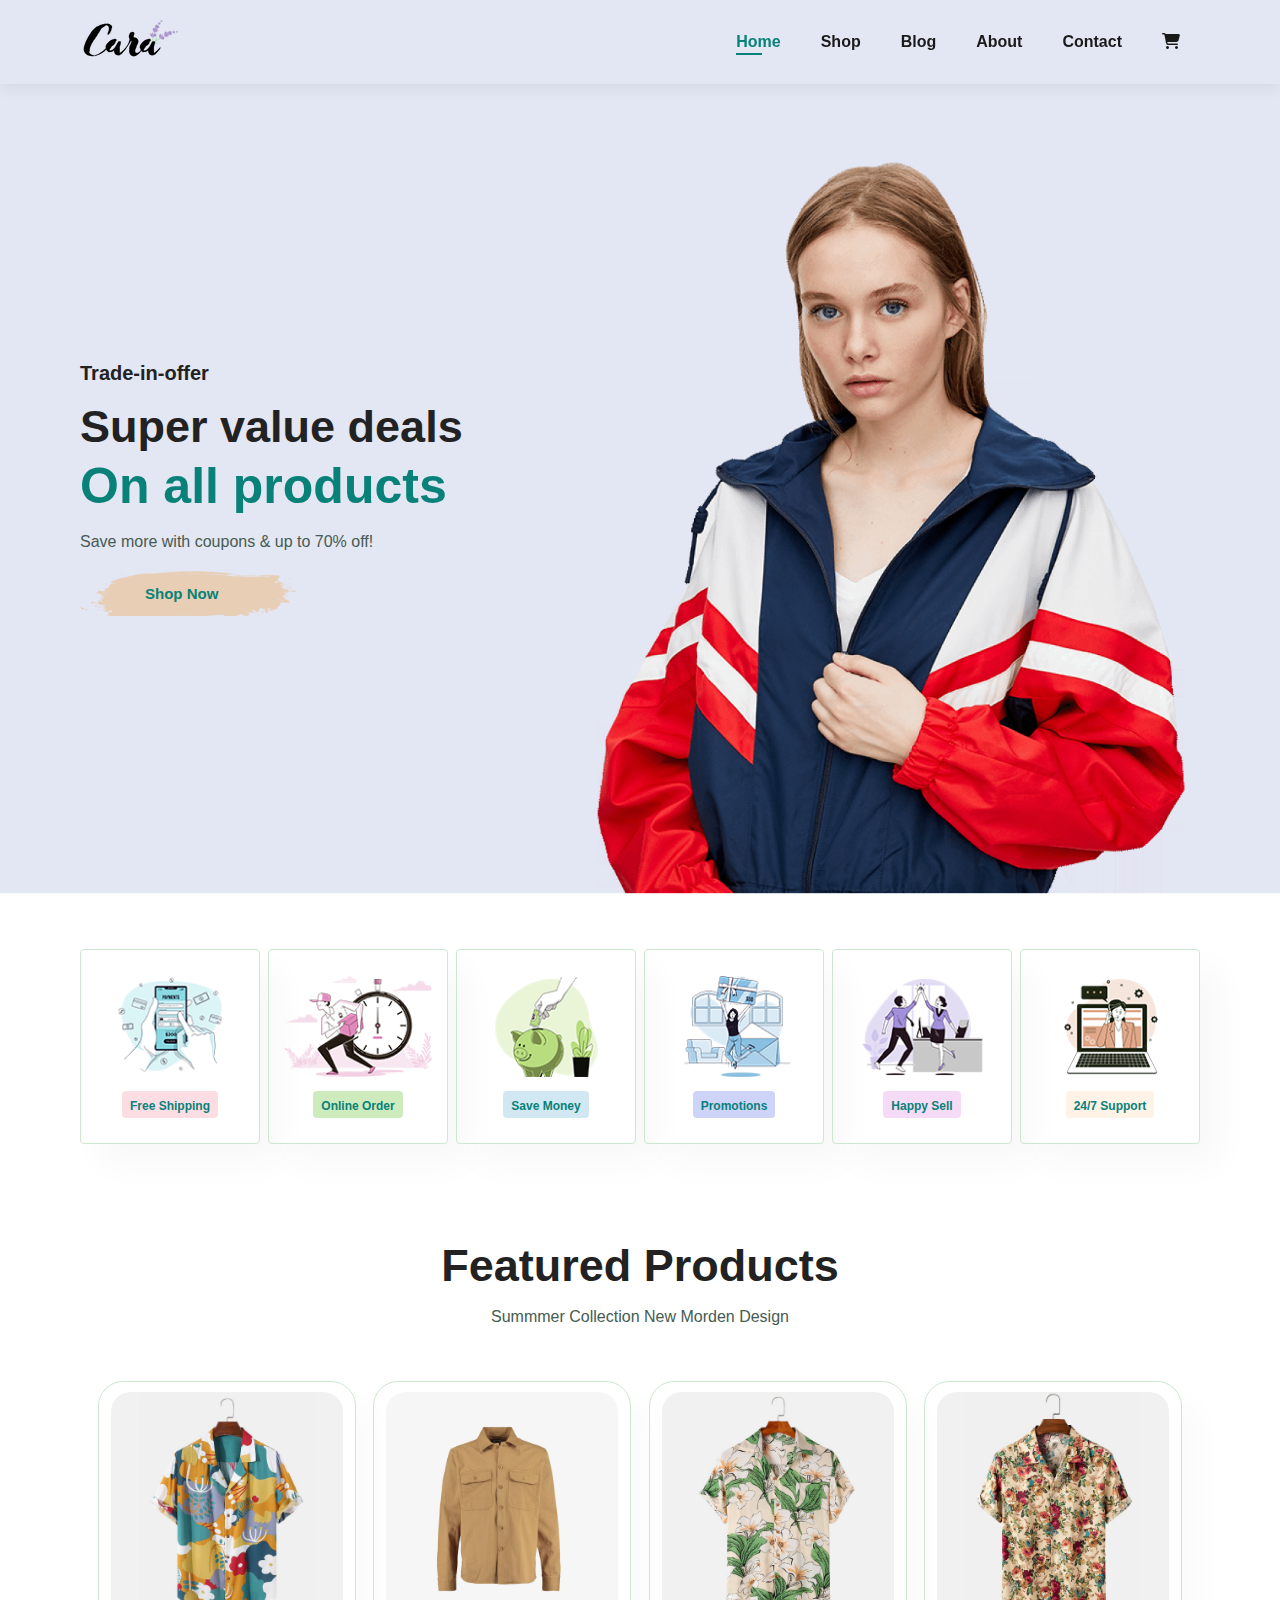
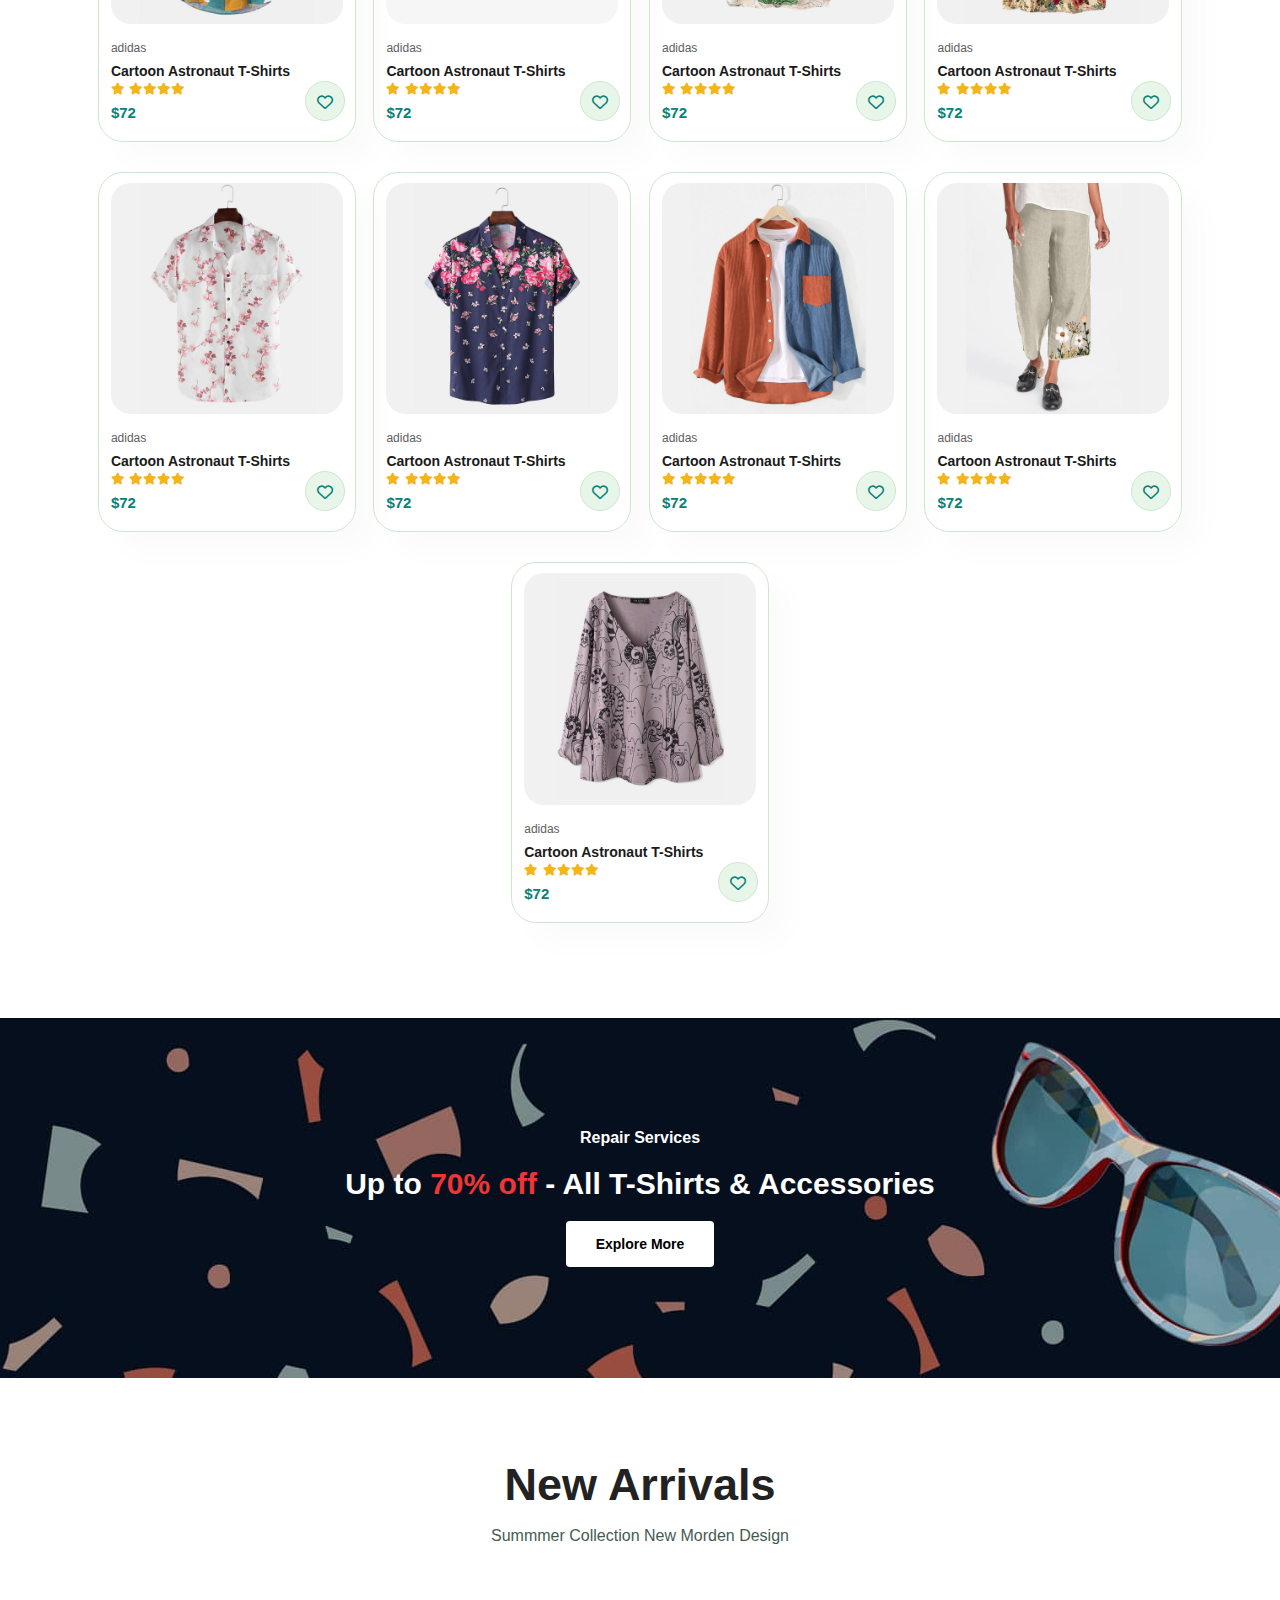
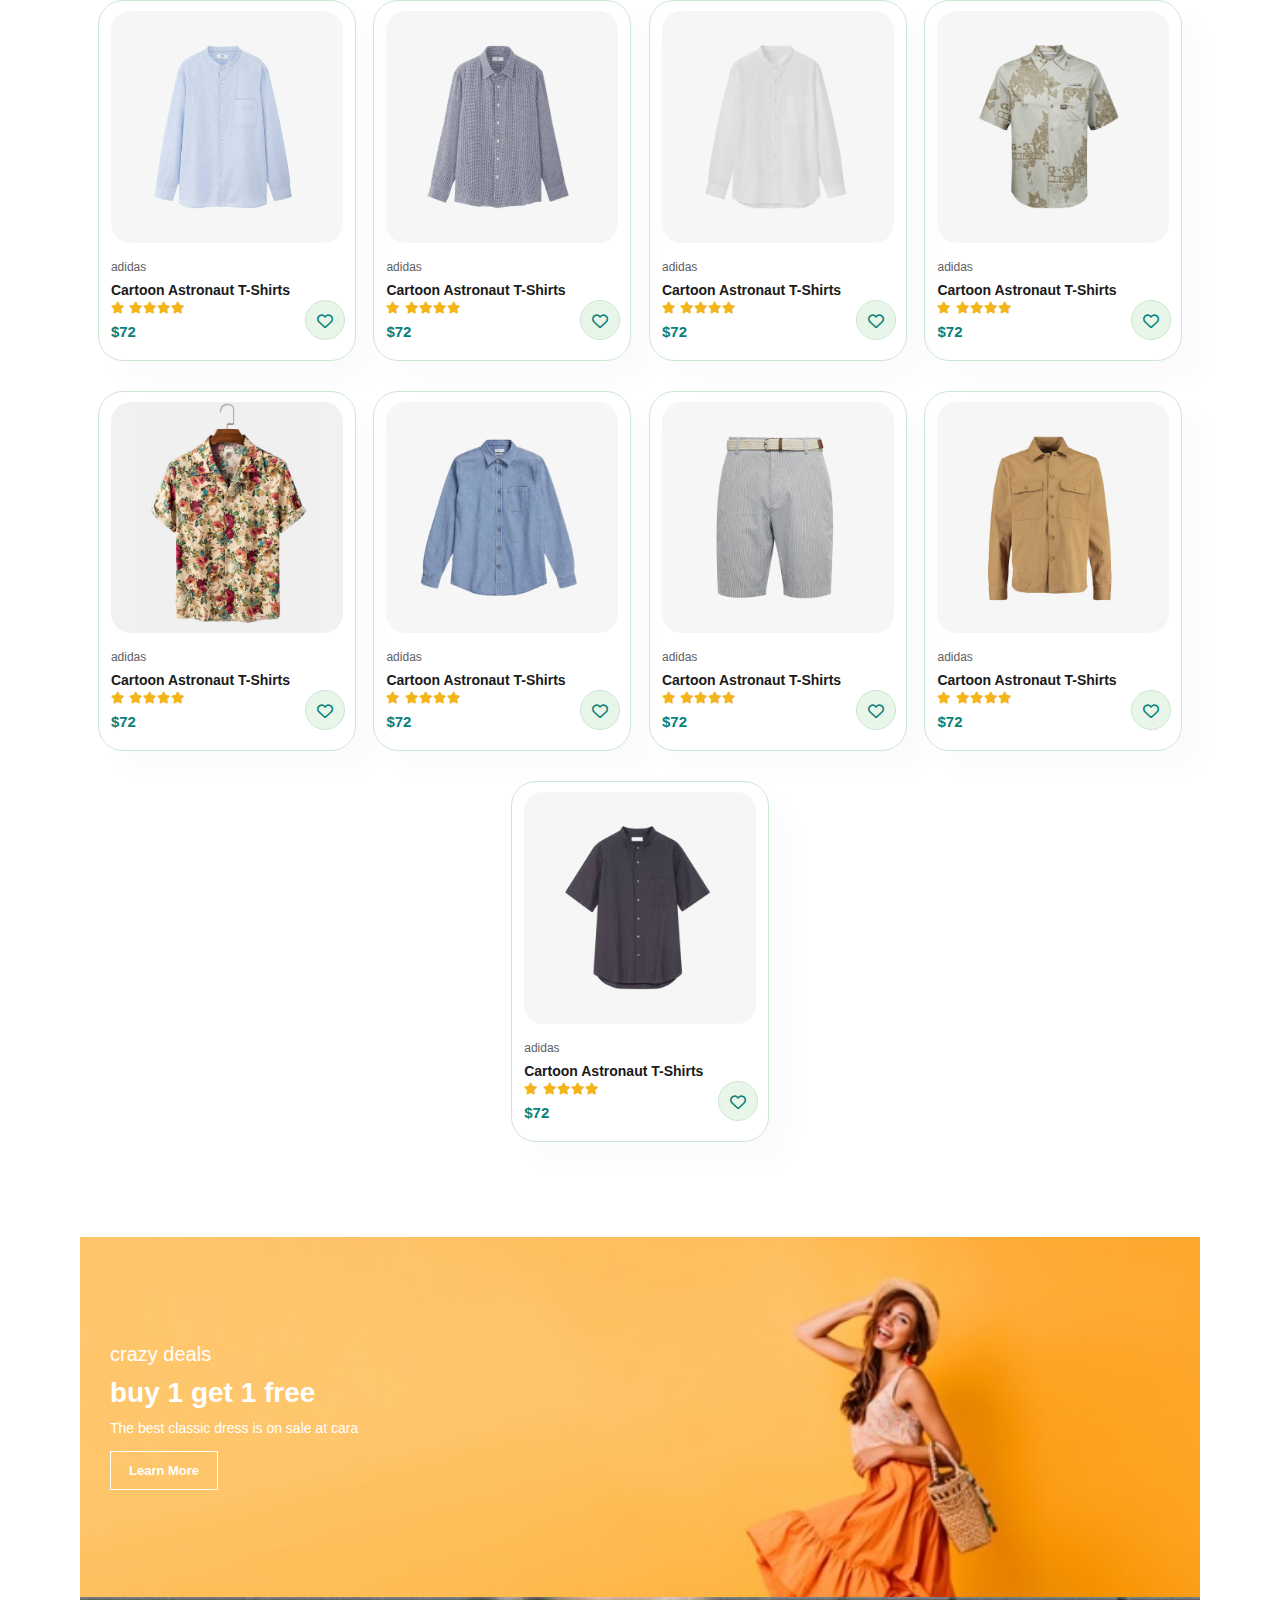
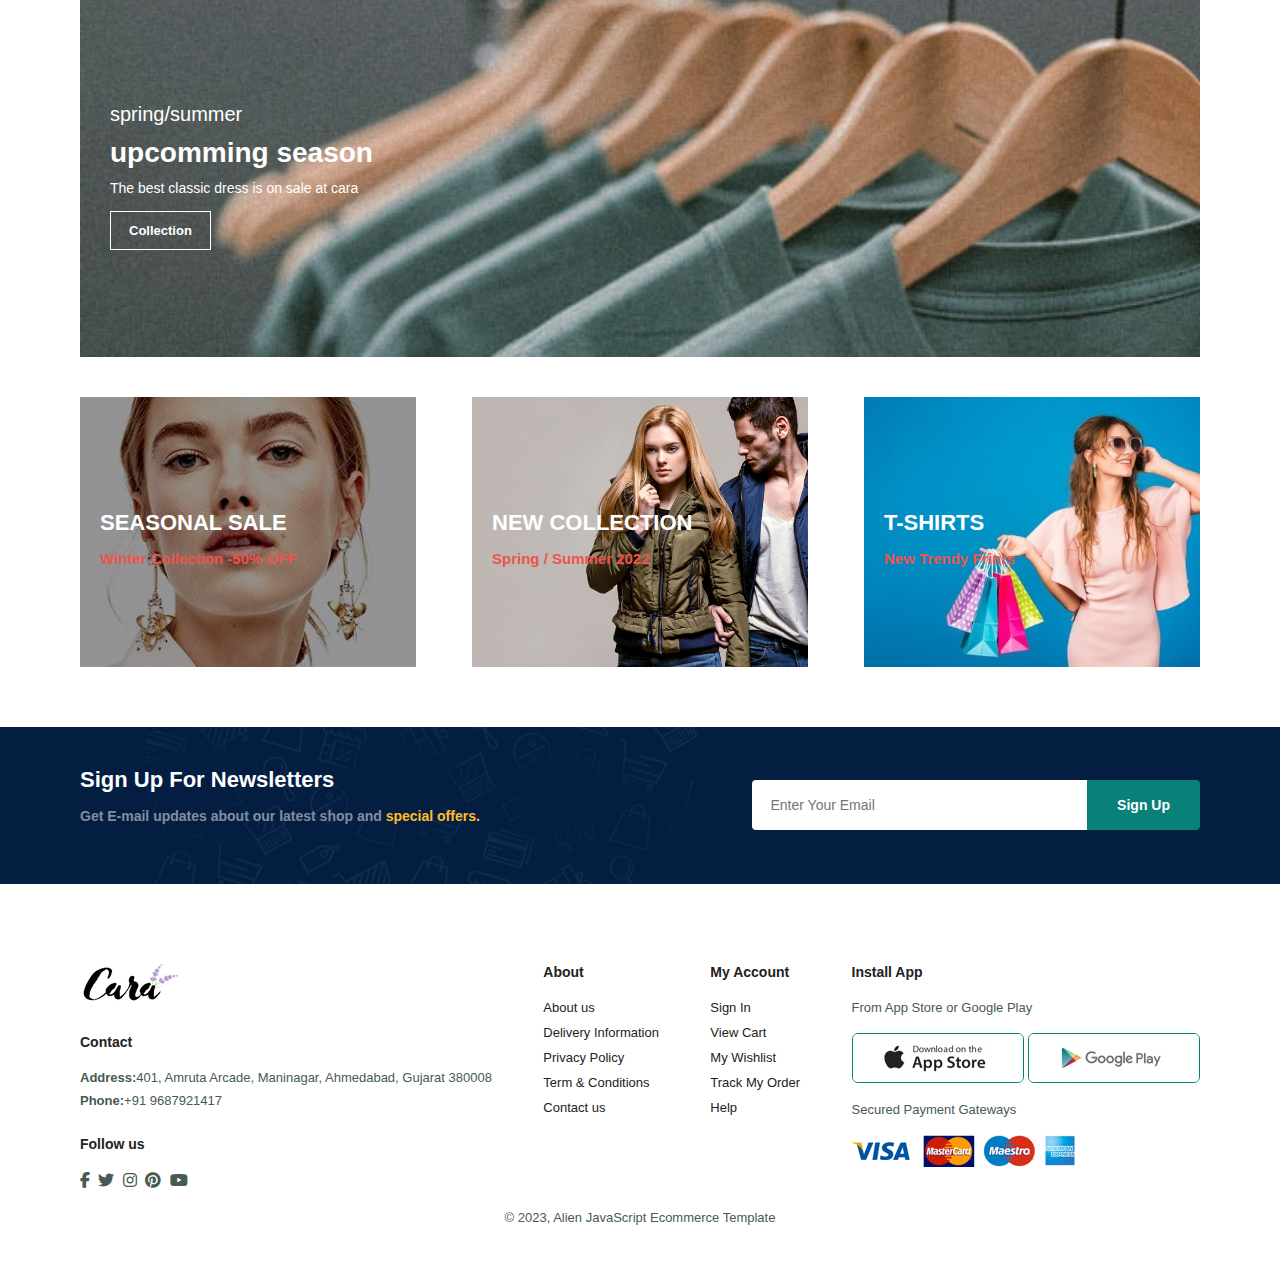
<file: Ecommerce/index.html>
<!DOCTYPE html>
<html lang="en">

<head>
    <meta charset="UTF-8">
    <meta name="viewport" content="width=device-width, initial-scale=1.0">
    <title>Cara</title>
    <link rel="icon" href="img/C logo.png">
    <link rel="stylesheet" href="https://cdnjs.cloudflare.com/ajax/libs/font-awesome/6.4.2/css/all.min.css">
    <link rel="stylesheet" href="style.css">
  
</head>

<body>
    <!-- header -->
    <section id="header">
        <a href="#"><img src="img/logo.png" alt="" class="logo"></a>
        <div>
            <ul id="navbar">
                <li> <a class="active" href="index.html">Home</a></li>
                <li> <a href="shop.html">Shop</a></li>
                <li> <a href="blog.html">Blog</a></li>
                <li> <a href="about.html">About</a></li>
                <li> <a href="contact.html">Contact</a></li>
                <li id="mdbag"> <a href="cart.html"><i class="fa-solid fa-cart-shopping"></i></a></li>
                <a href="#" id="close"><i class="fa-solid fa-xmark"></i></a>
            </ul>
        </div>
        <div id="mob">
            <a href="cart.html"><i class="fa-solid fa-cart-shopping"></i></a>
            <i id="bar" class="fas fa-outdent"></i>
        </div>
    </section>
    <!-- main -->
    <section id="main">
        <h4>Trade-in-offer</h4>
        <h2>Super value deals</h2>
        <h1>On all products</h1>
        <p>Save more with coupons & up to 70% off!</p>
        <button>Shop Now</button>
    </section>
    <!-- second -->
    <section id="second" class="section-p1">
        <div class="box1">
            <img src="img/features/f1.png" alt="">
            <h6>Free Shipping</h6>
        </div>
        <div class="box1">
            <img src="img/features/f2.png" alt="">
            <h6>Online Order</h6>
        </div>
        <div class="box1">
            <img src="img/features/f3.png" alt="">
            <h6>Save Money</h6>
        </div>
        <div class="box1">
            <img src="img/features/f4.png" alt="">
            <h6>Promotions</h6>
        </div>
        <div class="box1">
            <img src="img/features/f5.png" alt="">
            <h6>Happy Sell</h6>
        </div>
        <div class="box1">
            <img src="img/features/f6.png" alt="">
            <h6>24/7 Support</h6>
        </div>
    </section>
    <!-- third -->
    <section id="shop" class="section-p1">
        <h2>Featured Products</h2>
        <p>Summmer Collection New Morden Design</p>
        <div class="pro_co">
            <div class="produ">
                <img src="img/products/f1.jpg" alt="">
                <div class="pro_dis">
                    <span>adidas</span>
                    <h5>Cartoon Astronaut T-Shirts</h5>
                    <div class="star"><i class="fa-solid fa-star"></i>
                        <i class="fa-solid fa-star"></i><i class="fa-solid fa-star"></i><i
                            class="fa-solid fa-star"></i><i class="fa-solid fa-star"></i>
                    </div>
                    <h4>$72</h4>
                </div>
                <a href="#"><i class="fa-solid fa-heart one"></i></a>
            </div>
            <div class="produ">
                <img src="img/products/n7.jpg" alt="">
                <div class="pro_dis">
                    <span>adidas</span>
                    <h5>Cartoon Astronaut T-Shirts</h5>
                    <div class="star"><i class="fa-solid fa-star"></i>
                        <i class="fa-solid fa-star"></i><i class="fa-solid fa-star"></i><i
                            class="fa-solid fa-star"></i><i class="fa-solid fa-star"></i>
                    </div>
                    <h4>$72</h4>
                </div>
                <a href="#"><i class="fa-solid fa-heart one"></i></a>
            </div>
            <div class="produ">
                <img src="img/products/f2.jpg" alt="">
                <div class="pro_dis">
                    <span>adidas</span>
                    <h5>Cartoon Astronaut T-Shirts</h5>
                    <div class="star"><i class="fa-solid fa-star"></i>
                        <i class="fa-solid fa-star"></i><i class="fa-solid fa-star"></i><i
                            class="fa-solid fa-star"></i><i class="fa-solid fa-star"></i>
                    </div>
                    <h4>$72</h4>
                </div>
                <a href="#"><i class="fa-solid fa-heart one"></i></a>
            </div>
            <div class="produ">
                <img src="img/products/f3.jpg" alt="">
                <div class="pro_dis">
                    <span>adidas</span>
                    <h5>Cartoon Astronaut T-Shirts</h5>
                    <div class="star"><i class="fa-solid fa-star"></i>
                        <i class="fa-solid fa-star"></i><i class="fa-solid fa-star"></i><i
                            class="fa-solid fa-star"></i><i class="fa-solid fa-star"></i>
                    </div>
                    <h4>$72</h4>
                </div>
                <a href="#"><i class="fa-solid fa-heart one"></i></a>
            </div>
            <div class="produ">
                <img src="img/products/f4.jpg" alt="">
                <div class="pro_dis">
                    <span>adidas</span>
                    <h5>Cartoon Astronaut T-Shirts</h5>
                    <div class="star"><i class="fa-solid fa-star"></i>
                        <i class="fa-solid fa-star"></i><i class="fa-solid fa-star"></i><i
                            class="fa-solid fa-star"></i><i class="fa-solid fa-star"></i>
                    </div>
                    <h4>$72</h4>
                </div>
                <a href="#"><i class="fa-solid fa-heart one"></i></a>
            </div>
            <div class="produ">
                <img src="img/products/f5.jpg" alt="">
                <div class="pro_dis">
                    <span>adidas</span>
                    <h5>Cartoon Astronaut T-Shirts</h5>
                    <div class="star"><i class="fa-solid fa-star"></i>
                        <i class="fa-solid fa-star"></i><i class="fa-solid fa-star"></i><i
                            class="fa-solid fa-star"></i><i class="fa-solid fa-star"></i>
                    </div>
                    <h4>$72</h4>
                </div>
                <a href="#"><i class="fa-solid fa-heart one"></i></a>
            </div>
            <div class="produ">
                <img src="img/products/f6.jpg" alt="">
                <div class="pro_dis">
                    <span>adidas</span>
                    <h5>Cartoon Astronaut T-Shirts</h5>
                    <div class="star"><i class="fa-solid fa-star"></i>
                        <i class="fa-solid fa-star"></i><i class="fa-solid fa-star"></i><i
                            class="fa-solid fa-star"></i><i class="fa-solid fa-star"></i>
                    </div>
                    <h4>$72</h4>
                </div>
                <a href="#"><i class="fa-solid fa-heart one"></i></a>
            </div>
            <div class="produ">
                <img src="img/products/f7.jpg" alt="">
                <div class="pro_dis">
                    <span>adidas</span>
                    <h5>Cartoon Astronaut T-Shirts</h5>
                    <div class="star"><i class="fa-solid fa-star"></i>
                        <i class="fa-solid fa-star"></i><i class="fa-solid fa-star"></i><i
                            class="fa-solid fa-star"></i><i class="fa-solid fa-star"></i>
                    </div>
                    <h4>$72</h4>
                </div>
                <a href="#"><i class="fa-solid fa-heart one"></i></a>
            </div>
            <div class="produ">
                <img src="img/products/f8.jpg" alt="">
                <div class="pro_dis">
                    <span>adidas</span>
                    <h5>Cartoon Astronaut T-Shirts</h5>
                    <div class="star"><i class="fa-solid fa-star"></i>
                        <i class="fa-solid fa-star"></i><i class="fa-solid fa-star"></i><i
                            class="fa-solid fa-star"></i><i class="fa-solid fa-star"></i>
                    </div>
                    <h4>$72</h4>
                </div>
                <a href="#"><i class="fa-solid fa-heart one"></i></a>
            </div>

        </div>
    </section>
    <!-- fourth -->
    <section id="four" class="section-m1">
        <h4>Repair Services</h4>
        <h2>Up to <span> 70% off </span> - All T-Shirts & Accessories</h2>
        <button class="normal">Explore More</button>
    </section>
    <!-- five  -->
    <section id="shop" class="section-p1">
        <h2>New Arrivals</h2>
        <p>Summmer Collection New Morden Design</p>
        <div class="pro_co">
            <div class="produ">
                <img src="img/products/n1.jpg" alt="">
                <div class="pro_dis">
                    <span>adidas</span>
                    <h5>Cartoon Astronaut T-Shirts</h5>
                    <div class="star"><i class="fa-solid fa-star"></i>
                        <i class="fa-solid fa-star"></i><i class="fa-solid fa-star"></i><i
                            class="fa-solid fa-star"></i><i class="fa-solid fa-star"></i>
                    </div>
                    <h4>$72</h4>
                </div>
                <a href="#"><i class="fa-solid fa-heart one"></i></a>
            </div>
            <div class="produ">
                <img src="img/products/n2.jpg" alt="">
                <div class="pro_dis">
                    <span>adidas</span>
                    <h5>Cartoon Astronaut T-Shirts</h5>
                    <div class="star"><i class="fa-solid fa-star"></i>
                        <i class="fa-solid fa-star"></i><i class="fa-solid fa-star"></i><i
                            class="fa-solid fa-star"></i><i class="fa-solid fa-star"></i>
                    </div>
                    <h4>$72</h4>
                </div>
                <a href="#"><i class="fa-solid fa-heart one"></i></a>
            </div>
            <div class="produ">
                <img src="img/products/n3.jpg" alt="">
                <div class="pro_dis">
                    <span>adidas</span>
                    <h5>Cartoon Astronaut T-Shirts</h5>
                    <div class="star"><i class="fa-solid fa-star"></i>
                        <i class="fa-solid fa-star"></i><i class="fa-solid fa-star"></i><i
                            class="fa-solid fa-star"></i><i class="fa-solid fa-star"></i>
                    </div>
                    <h4>$72</h4>
                </div>
                <a href="#"><i class="fa-solid fa-heart one"></i></a>
            </div>
            <div class="produ">
                <img src="img/products/n4.jpg" alt="">
                <div class="pro_dis">
                    <span>adidas</span>
                    <h5>Cartoon Astronaut T-Shirts</h5>
                    <div class="star"><i class="fa-solid fa-star"></i>
                        <i class="fa-solid fa-star"></i><i class="fa-solid fa-star"></i><i
                            class="fa-solid fa-star"></i><i class="fa-solid fa-star"></i>
                    </div>
                    <h4>$72</h4>
                </div>
                <a href="#"><i class="fa-solid fa-heart one"></i></a>
            </div>
            <div class="produ">
                <img src="img/products/f3.jpg" alt="">
                <div class="pro_dis">
                    <span>adidas</span>
                    <h5>Cartoon Astronaut T-Shirts</h5>
                    <div class="star"><i class="fa-solid fa-star"></i>
                        <i class="fa-solid fa-star"></i><i class="fa-solid fa-star"></i><i
                            class="fa-solid fa-star"></i><i class="fa-solid fa-star"></i>
                    </div>
                    <h4>$72</h4>
                </div>
                <a href="#"><i class="fa-solid fa-heart one"></i></a>
            </div>
            <div class="produ">
                <img src="img/products/n5.jpg" alt="">
                <div class="pro_dis">
                    <span>adidas</span>
                    <h5>Cartoon Astronaut T-Shirts</h5>
                    <div class="star"><i class="fa-solid fa-star"></i>
                        <i class="fa-solid fa-star"></i><i class="fa-solid fa-star"></i><i
                            class="fa-solid fa-star"></i><i class="fa-solid fa-star"></i>
                    </div>
                    <h4>$72</h4>
                </div>
                <a href="#"><i class="fa-solid fa-heart one"></i></a>
            </div>
            <div class="produ">
                <img src="img/products/n6.jpg" alt="">
                <div class="pro_dis">
                    <span>adidas</span>
                    <h5>Cartoon Astronaut T-Shirts</h5>
                    <div class="star"><i class="fa-solid fa-star"></i>
                        <i class="fa-solid fa-star"></i><i class="fa-solid fa-star"></i><i
                            class="fa-solid fa-star"></i><i class="fa-solid fa-star"></i>
                    </div>
                    <h4>$72</h4>
                </div>
                <a href="#"><i class="fa-solid fa-heart one"></i></a>
            </div>
            <div class="produ">
                <img src="img/products/n7.jpg" alt="">
                <div class="pro_dis">
                    <span>adidas</span>
                    <h5>Cartoon Astronaut T-Shirts</h5>
                    <div class="star"><i class="fa-solid fa-star"></i>
                        <i class="fa-solid fa-star"></i><i class="fa-solid fa-star"></i><i
                            class="fa-solid fa-star"></i><i class="fa-solid fa-star"></i>
                    </div>
                    <h4>$72</h4>
                </div>
                <a href="#"><i class="fa-solid fa-heart one"></i></a>
            </div>
            <div class="produ">
                <img src="img/products/n8.jpg" alt="">
                <div class="pro_dis">
                    <span>adidas</span>
                    <h5>Cartoon Astronaut T-Shirts</h5>
                    <div class="star"><i class="fa-solid fa-star"></i>
                        <i class="fa-solid fa-star"></i><i class="fa-solid fa-star"></i><i
                            class="fa-solid fa-star"></i><i class="fa-solid fa-star"></i>
                    </div>
                    <h4>$72</h4>
                </div>
                <a href="#"><i class="fa-solid fa-heart one"></i></a>
            </div>

        </div>
    </section>
    <!-- six -->
    <section id="subshop" class="section-p1">
        <div class="banbox">
            <h4>crazy deals</h4>
            <h2>buy 1 get 1 free</h2>
            <span>The best classic dress is on sale at cara </span>
            <button class="white">Learn More</button>
        </div>
        <div class="banbox box2">
            <h4>spring/summer</h4>
            <h2>upcomming season</h2>
            <span>The best classic dress is on sale at cara </span>
            <button class="white">Collection</button>
        </div>
    </section>
    <!-- seven -->
    <section id="seven">
        <div class="banbox">
            <h2>SEASONAL SALE</h2>
            <h3>Winter Collection -50% OFF</h3>
        </div>
        <div class="banbox banbox2">
            <h2>NEW COLLECTION</h2>
            <h3>Spring / Summer 2022</h3>
        </div>
        <div class="banbox banbox3">
            <h2>T-SHIRTS</h2>
            <h3>New Trendy Prints</h3>
        </div>
    </section>
    <!-- eight -->
    <section id="eight" class="section-p1 section-m1">
        <div class="e1">
            <h4>Sign Up For Newsletters</h4>
            <p>Get E-mail updates about our latest shop and <span>special offers.</span> </p>
        </div>
        <div class="e2">
            <input type="text" name="" id="" placeholder="Enter Your Email">
            <button class="normal">Sign Up</button>
        </div>
    </section>
    <footer class="section-p1">
        <div class="col">
            <img class="logo" src="img/logo.png" alt="">
            <h4>Contact</h4>
            <p><strong>Address:</strong>401, Amruta Arcade, Maninagar, Ahmedabad, Gujarat 380008</p>
            <p><strong>Phone:</strong>+91 9687921417 </p>
            <div class="follfoot">
                <h4>Follow us</h4>
                <div class="icon">
                    <i class="fa-brands fa-facebook-f"></i>
                    <i class="fa-brands fa-twitter"></i>
                    <i class="fa-brands fa-instagram"></i>
                    <i class="fa-brands fa-pinterest"></i>
                    <i class="fa-brands fa-youtube"></i>
                </div>
            </div>
        </div>
        <div class="col">
            <h4>About </h4>
            <a href="#">About us</a>
            <a href="#">Delivery Information</a>
            <a href="#">Privacy Policy</a>
            <a href="#">Term & Conditions</a>
            <a href="#">Contact us</a>
        </div>
        <div class="col">
            <h4>My Account</h4>
            <a href="#">Sign In</a>
            <a href="#">View Cart</a>
            <a href="#">My Wishlist</a>
            <a href="#">Track My Order</a>
            <a href="#">Help</a>
        </div>
        <div class="col install">
            <h4>Install App</h4>
            <p>From App Store or Google Play</p>
            <div class="row">
                <img src="img/pay/app.jpg" alt="">
                <img src="img/pay/play.jpg" alt="">
            </div>
            <p>Secured Payment Gateways</p>
            <img src="img/pay/pay.png" alt="">
        </div>
        <div class="copyright">
            <p>&copy; 2023, Alien JavaScript Ecommerce Template </p>
        </div>
    </footer>
</body>

</html>
<script src="script.js"></script>
</file>
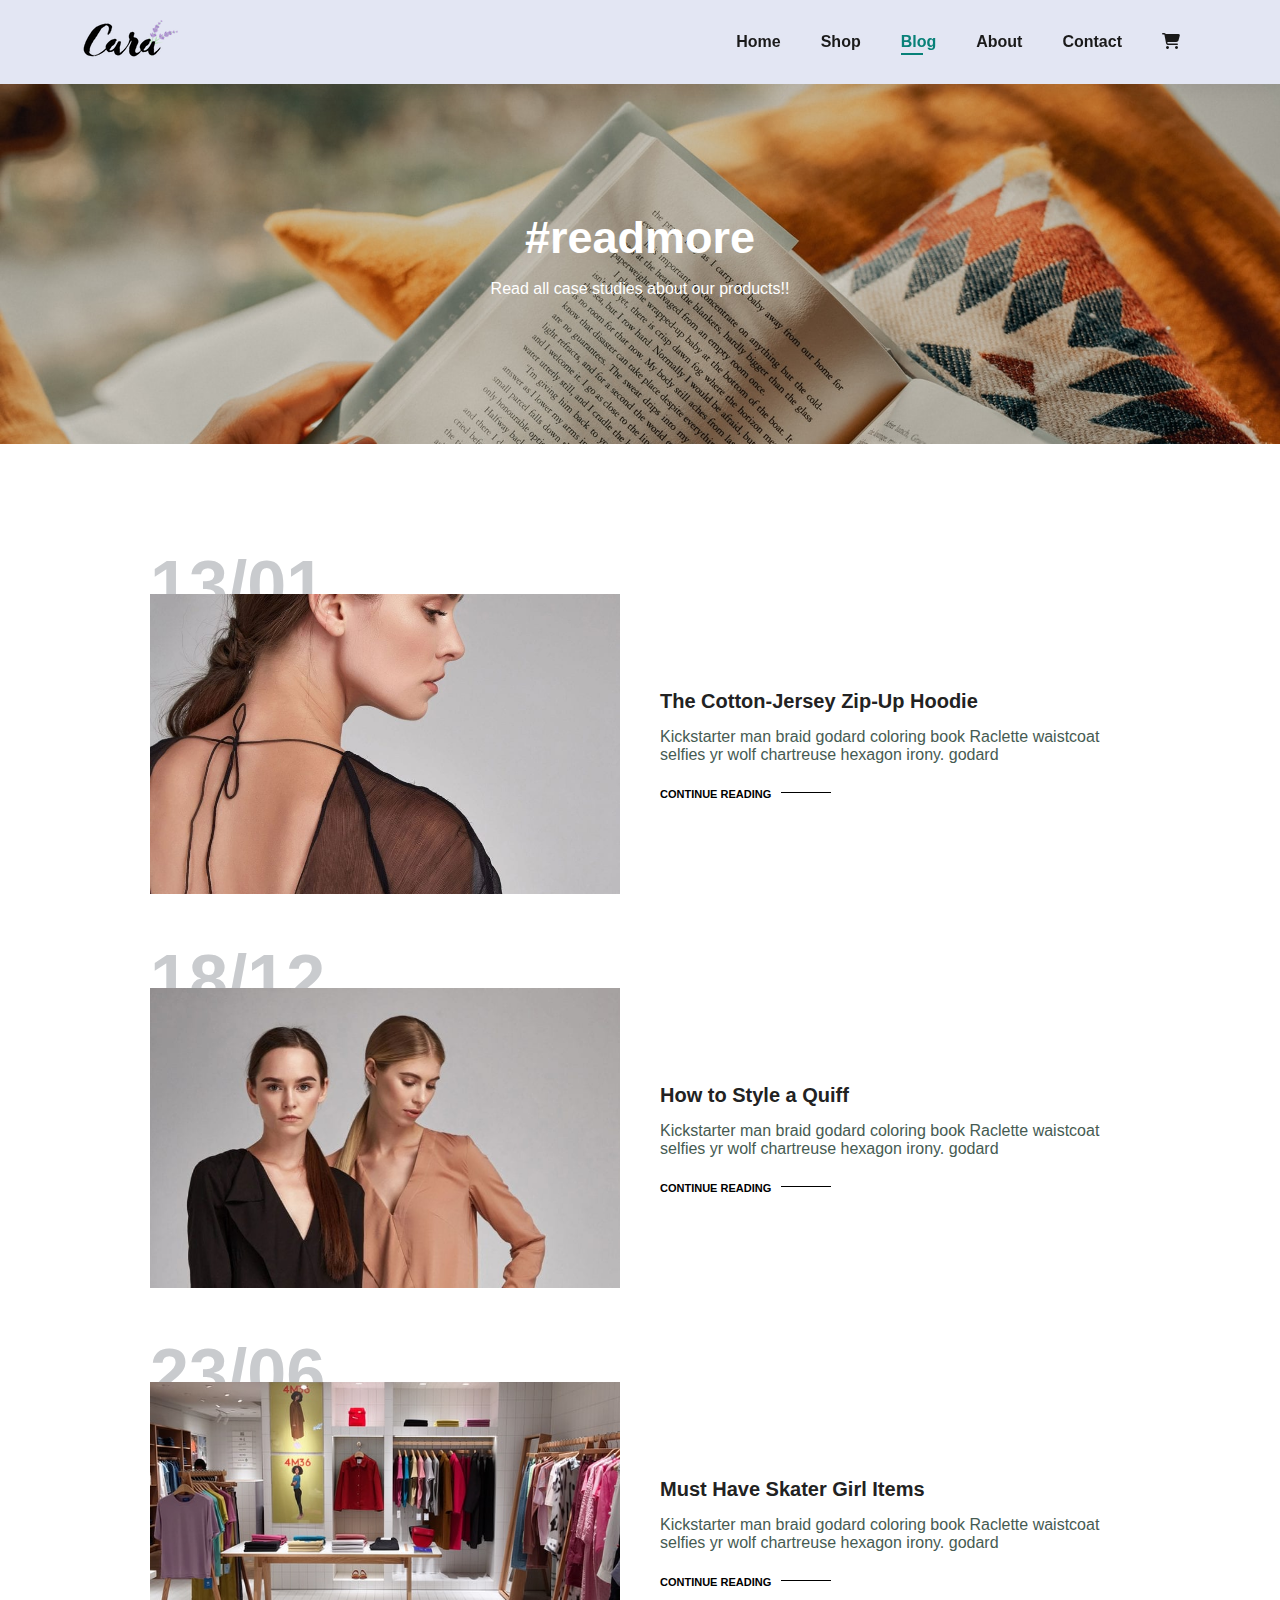
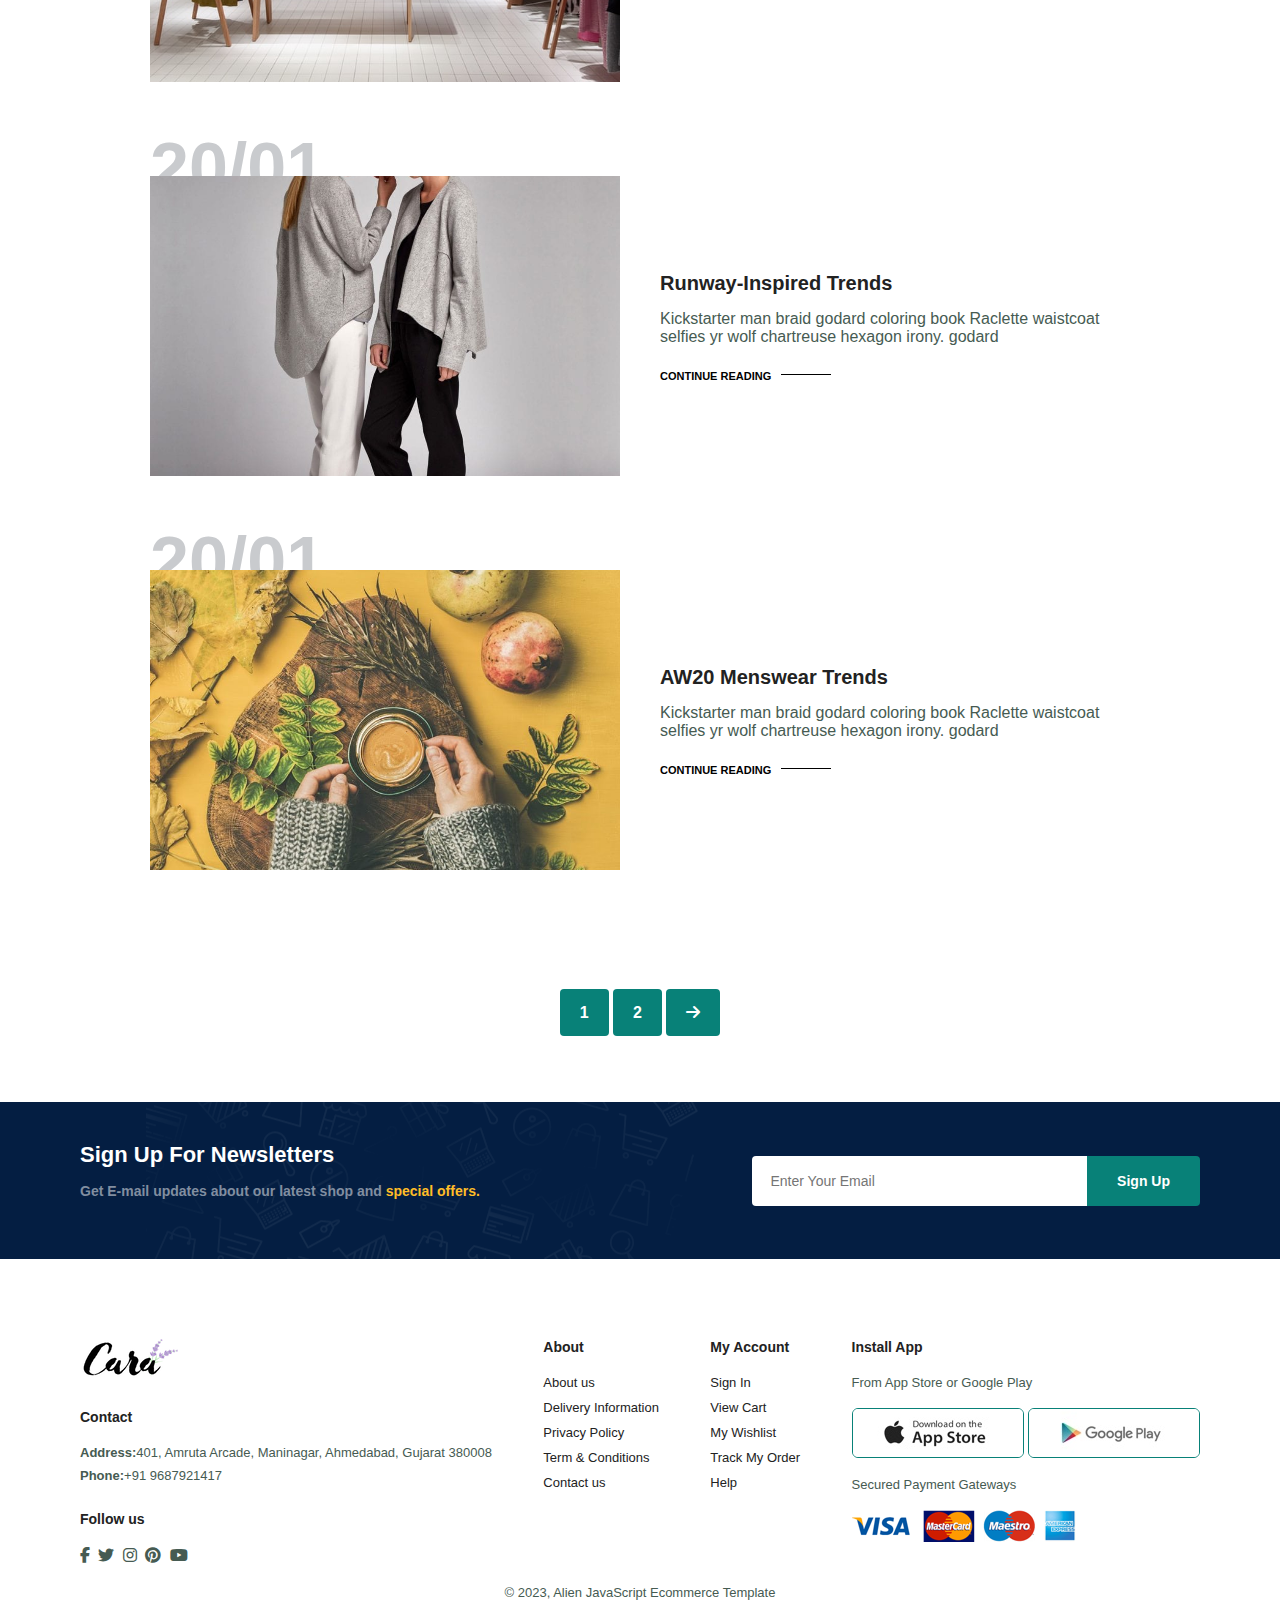
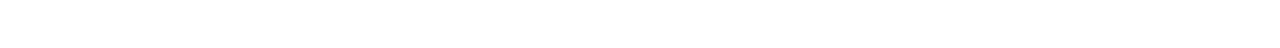
<file: Ecommerce/blog.html>
<!DOCTYPE html>
<html lang="en">

<head>
    <meta charset="UTF-8">
    <meta name="viewport" content="width=device-width, initial-scale=1.0">
    <title>Cara</title>
    <link rel="icon" href="img/C logo.png">
    <link rel="stylesheet" href="https://cdnjs.cloudflare.com/ajax/libs/font-awesome/6.4.2/css/all.min.css">
    <link rel="stylesheet" href="style.css">
</head>

<body>
    <!-- header -->
    <section id="header">
        <a href="#"><img src="img/logo.png" alt="" class="logo"></a>
        <div>
            <ul id="navbar">
                <li> <a href="index.html">Home</a></li>
                <li> <a href="shop.html">Shop</a></li>
                <li> <a class="active" href="blog.html">Blog</a></li>
                <li> <a href="about.html">About</a></li>
                <li> <a href="contact.html">Contact</a></li>
                <li id="mdbag"> <a href="cart.html"><i class="fa-solid fa-cart-shopping"></i></a></li>
                <a href="#" id="close"><i class="fa-solid fa-xmark"></i></a>
            </ul>
        </div>
        <div id="mob">
            <a href="cart.html"><i class="fa-solid fa-cart-shopping"></i></a>
            <i id="bar" class="fas fa-outdent"></i>
        </div>
    </section>
    <!-- main -->
    <section id="page-header" class="blog-header">

        <h2>#readmore</h2>
        <p>Read all case studies about our products!!</p>
    </section>

    <section id="blog">
        <div class="blog-box">
            <div class="blog-img">
                <img src="img/blog/b1.jpg" alt="">
            </div>
            <div class="blog-detalis">
                <h4>The Cotton-Jersey Zip-Up Hoodie</h4>
                <p>Kickstarter man braid godard coloring book Raclette waistcoat selfies yr wolf chartreuse hexagon
                    irony. godard</p>
                <a href="#">CONTINUE READING</a>
            </div>
            <h1>13/01</h1>
        </div>
        <div class="blog-box">
            <div class="blog-img">
                <img src="img/blog/b2.jpg" alt="">
            </div>
            <div class="blog-detalis">
                <h4>How to Style a Quiff</h4>
                <p>Kickstarter man braid godard coloring book Raclette waistcoat selfies yr wolf chartreuse hexagon
                    irony. godard</p>
                <a href="#">CONTINUE READING</a>
            </div>
            <h1>18/12</h1>
        </div>
        <div class="blog-box">
            <div class="blog-img">
                <img src="img/blog/b3.jpg" alt="">
            </div>
            <div class="blog-detalis">
                <h4>Must Have Skater Girl Items</h4>
                <p>Kickstarter man braid godard coloring book Raclette waistcoat selfies yr wolf chartreuse hexagon
                    irony. godard</p>
                <a href="#">CONTINUE READING</a>
            </div>
            <h1>23/06</h1>
        </div>
        <div class="blog-box">
            <div class="blog-img">
                <img src="img/blog/b4.jpg" alt="">
            </div>
            <div class="blog-detalis">
                <h4>Runway-Inspired Trends</h4>
                <p>Kickstarter man braid godard coloring book Raclette waistcoat selfies yr wolf chartreuse hexagon
                    irony. godard</p>
                <a href="#">CONTINUE READING</a>
            </div>
            <h1>20/01</h1>
        </div>
        <div class="blog-box">
            <div class="blog-img">
                <img src="img/blog/b6.jpg" alt="">
            </div>
            <div class="blog-detalis">
                <h4>AW20 Menswear Trends</h4>
                <p>Kickstarter man braid godard coloring book Raclette waistcoat selfies yr wolf chartreuse hexagon
                    irony. godard</p>
                <a href="#">CONTINUE READING</a>
            </div>
            <h1>20/01</h1>
        </div>
    </section>
    <section id="pagination" class="section-p1">
        <a href="#">1</a>
        <a href="#">2</a>
        <a href="#"> <i class="fa fa-solid fa-arrow-right "></i></a>
    </section>
    <!-- eight -->
    <section id="eight" class="section-p1 section-m1">
        <div class="e1">
            <h4>Sign Up For Newsletters</h4>
            <p>Get E-mail updates about our latest shop and <span>special offers.</span> </p>
        </div>
        <div class="e2">
            <input type="text" name="" id="" placeholder="Enter Your Email">
            <button class="normal">Sign Up</button>
        </div>
    </section>
    <footer class="section-p1">
        <div class="col">
            <img class="logo" src="img/logo.png" alt="">
            <h4>Contact</h4>
            <p><strong>Address:</strong>401, Amruta Arcade, Maninagar, Ahmedabad, Gujarat 380008</p>
            <p><strong>Phone:</strong>+91 9687921417 </p>
            <div class="follfoot">
                <h4>Follow us</h4>
                <div class="icon">
                    <i class="fa-brands fa-facebook-f"></i>
                    <i class="fa-brands fa-twitter"></i>
                    <i class="fa-brands fa-instagram"></i>
                    <i class="fa-brands fa-pinterest"></i>
                    <i class="fa-brands fa-youtube"></i>
                </div>
            </div>
        </div>
        <div class="col">
            <h4>About </h4>
            <a href="#">About us</a>
            <a href="#">Delivery Information</a>
            <a href="#">Privacy Policy</a>
            <a href="#">Term & Conditions</a>
            <a href="#">Contact us</a>
        </div>
        <div class="col">
            <h4>My Account</h4>
            <a href="#">Sign In</a>
            <a href="#">View Cart</a>
            <a href="#">My Wishlist</a>
            <a href="#">Track My Order</a>
            <a href="#">Help</a>
        </div>
        <div class="col install">
            <h4>Install App</h4>
            <p>From App Store or Google Play</p>
            <div class="row">
                <img src="img/pay/app.jpg" alt="">
                <img src="img/pay/play.jpg" alt="">
            </div>
            <p>Secured Payment Gateways</p>
            <img src="img/pay/pay.png" alt="">
        </div>
        <div class="copyright">
            <p>&copy; 2023, Alien JavaScript Ecommerce Template </p>
        </div>
    </footer>
</body>

</html>
<script src="script.js"></script>
</file>
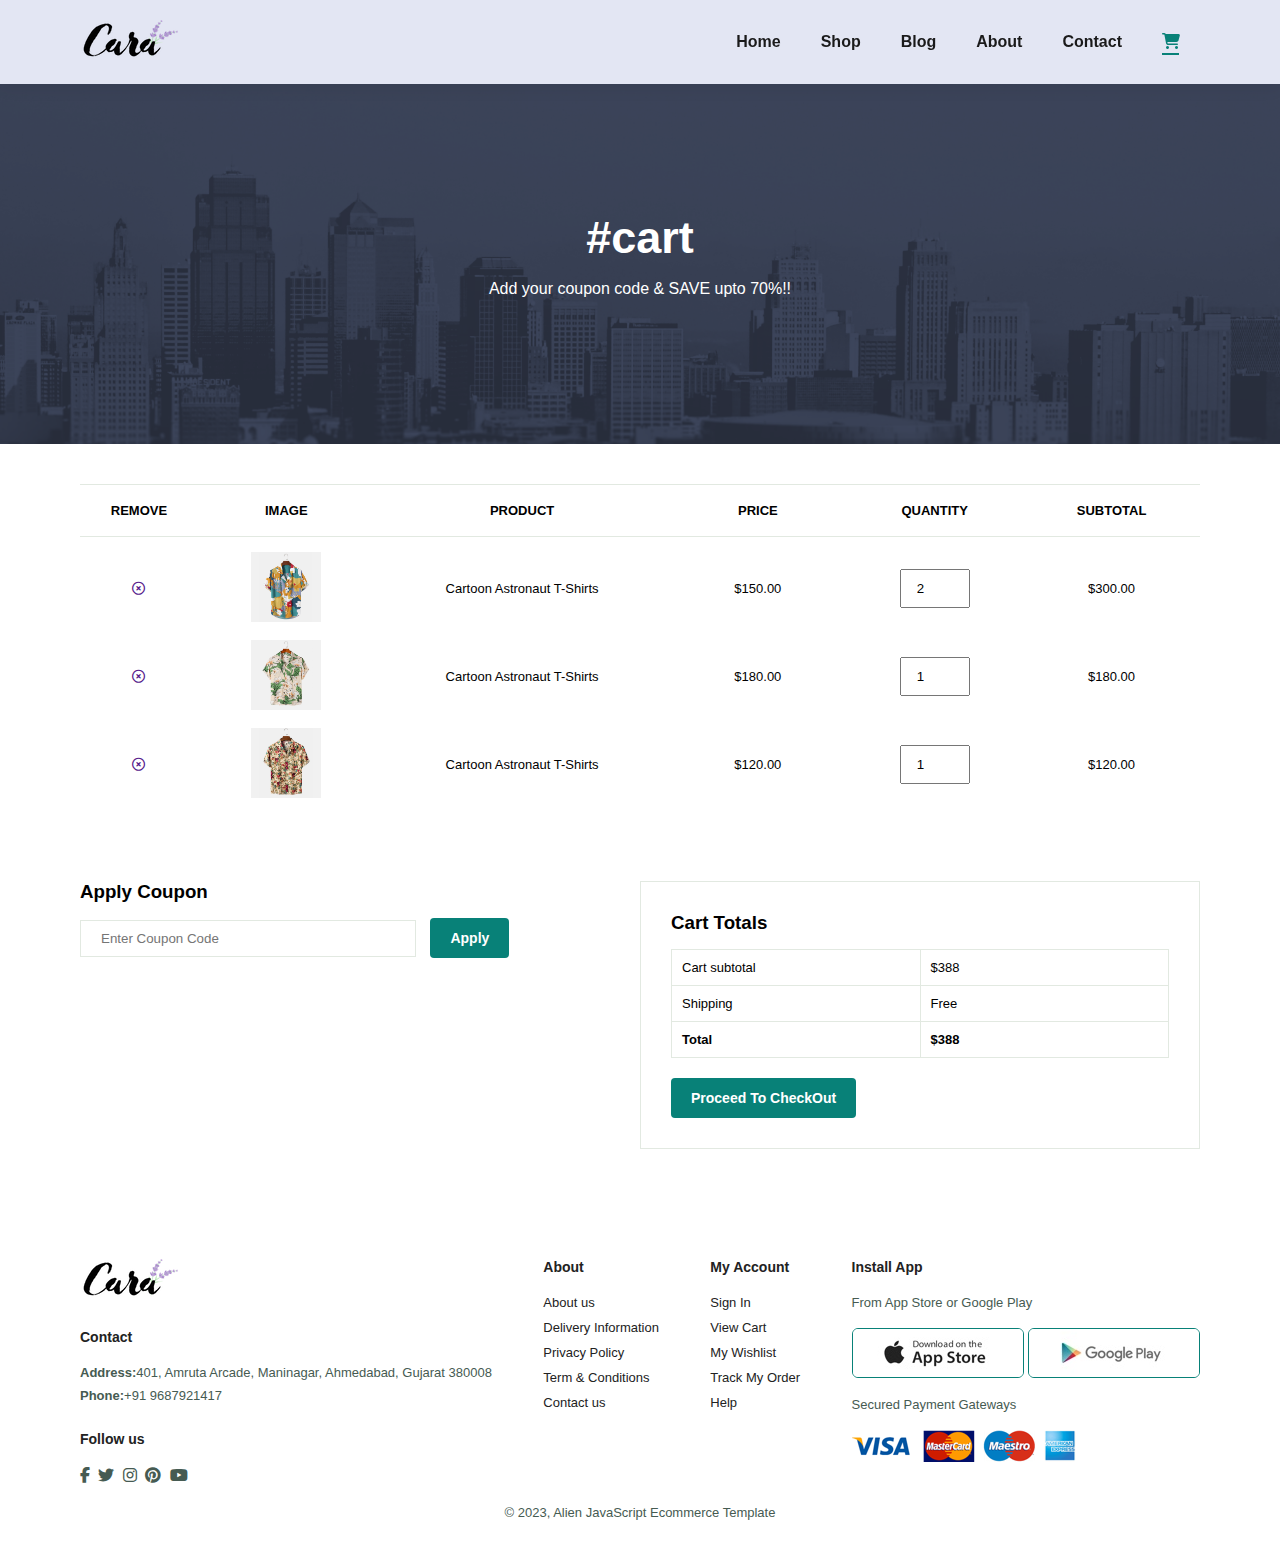
<file: Ecommerce/cart.html>
<!DOCTYPE html>
<html lang="en">

<head>
    <meta charset="UTF-8">
    <meta name="viewport" content="width=device-width, initial-scale=1.0">
    <title>Cara</title>
    <link rel="icon" href="img/C logo.png">
    <link rel="stylesheet" href="https://cdnjs.cloudflare.com/ajax/libs/font-awesome/6.4.2/css/all.min.css">
    <link rel="stylesheet" href="style.css">
</head>

<body>
    <!-- header -->
    <section id="header">
        <a href="#"><img src="img/logo.png" alt="" class="logo"></a>
        <div>
            <ul id="navbar">
                <li> <a href="index.html">Home</a></li>
                <li> <a href="shop.html">Shop</a></li>
                <li> <a href="blog.html">Blog</a></li>
                <li> <a href="about.html">About</a></li>
                <li> <a href="contact.html">Contact</a></li>
                <li id="mdbag"> <a class="active" href="cart.html"><i class="fa-solid fa-cart-shopping"></i></a></li>
                <a href="#" id="close"><i class="fa-solid fa-xmark"></i></a>
            </ul>
        </div>
        <div id="mob">
            <a href="cart.html"><i class="fa-solid fa-cart-shopping"></i></a>
            <i id="bar" class="fas fa-outdent"></i>
        </div>
    </section>
    <!-- main -->
    <section id="page-header" class="about-header">

        <h2>#cart</h2>
        <p>Add your coupon code & SAVE upto 70%!! </p>
    </section>
    <section id="cart" class="section-p1">
        <table width="100%">
            <thead>
                <tr>
                    <td>Remove</td>
                    <td>Image</td>
                    <td>Product</td>
                    <td>Price</td>
                    <td>Quantity</td>
                    <td>Subtotal</td>
                </tr>
            <tbody>
                <tr>
                    <td><a href=""><i class="far fa-times-circle"></i></a></td>
                    <td><img src="img/products/f1.jpg" alt=""></td>
                    <td>Cartoon Astronaut T-Shirts</td>
                    <td>$150.00</td>
                    <td><input type="number" name="" id="" value="2"></td>
                    <td>$300.00</td>
                </tr>
            </tbody>
            <tr>
                <td><a href=""><i class="far fa-times-circle"></i></a></td>
                <td><img src="img/products/f2.jpg" alt=""></td>
                <td>Cartoon Astronaut T-Shirts</td>
                <td>$180.00</td>
                <td><input type="number" name="" id="" value="1"></td>
                <td>$180.00</td>
            </tr>
            </tbody>
            <tr>
                <td><a href=""><i class="far fa-times-circle"></i></a></td>
                <td><img src="img/products/f3.jpg" alt=""></td>
                <td>Cartoon Astronaut T-Shirts</td>
                <td>$120.00</td>
                <td><input type="number" name="" id="" value="1"></td>
                <td>$120.00</td>
            </tr>
            </tbody>
            </thead>
        </table>
    </section>
    <section id="cart-add" class="section-p1">
        <div id="coupon">
            <h3>Apply Coupon</h3>
            <div>
                <input type="text" name="" id="" placeholder="Enter Coupon Code">
                <button class="normal">Apply</button>
            </div>
        </div>
        <div id="subtotal">
            <h3>Cart Totals</h3>
            <table>
                <tr>
                    <td>Cart subtotal</td>
                    <td>$388</td>
                </tr>
                <tr>
                    <td>Shipping</td>
                    <td>Free</td>
                </tr>
                <tr>
                    <td><strong>Total</strong></td>
                    <td><strong>$388</strong></td>
                </tr>
            </table>
            <button class="normal">Proceed To CheckOut</button>
        </div>
    </section>
    <footer class="section-p1">
        <div class="col">
            <img class="logo" src="img/logo.png" alt="">
            <h4>Contact</h4>
            <p><strong>Address:</strong>401, Amruta Arcade, Maninagar, Ahmedabad, Gujarat 380008</p>
            <p><strong>Phone:</strong>+91 9687921417 </p>
            <div class="follfoot">
                <h4>Follow us</h4>
                <div class="icon">
                    <i class="fa-brands fa-facebook-f"></i>
                    <i class="fa-brands fa-twitter"></i>
                    <i class="fa-brands fa-instagram"></i>
                    <i class="fa-brands fa-pinterest"></i>
                    <i class="fa-brands fa-youtube"></i>
                </div>
            </div>
        </div>
        <div class="col">
            <h4>About </h4>
            <a href="#">About us</a>
            <a href="#">Delivery Information</a>
            <a href="#">Privacy Policy</a>
            <a href="#">Term & Conditions</a>
            <a href="#">Contact us</a>
        </div>
        <div class="col">
            <h4>My Account</h4>
            <a href="#">Sign In</a>
            <a href="#">View Cart</a>
            <a href="#">My Wishlist</a>
            <a href="#">Track My Order</a>
            <a href="#">Help</a>
        </div>
        <div class="col install">
            <h4>Install App</h4>
            <p>From App Store or Google Play</p>
            <div class="row">
                <img src="img/pay/app.jpg" alt="">
                <img src="img/pay/play.jpg" alt="">
            </div>
            <p>Secured Payment Gateways</p>
            <img src="img/pay/pay.png" alt="">
        </div>
        <div class="copyright">
            <p>&copy; 2023, Alien JavaScript Ecommerce Template </p>
        </div>
    </footer>
</body>

</html>
<script src="script.js"></script>
</file>
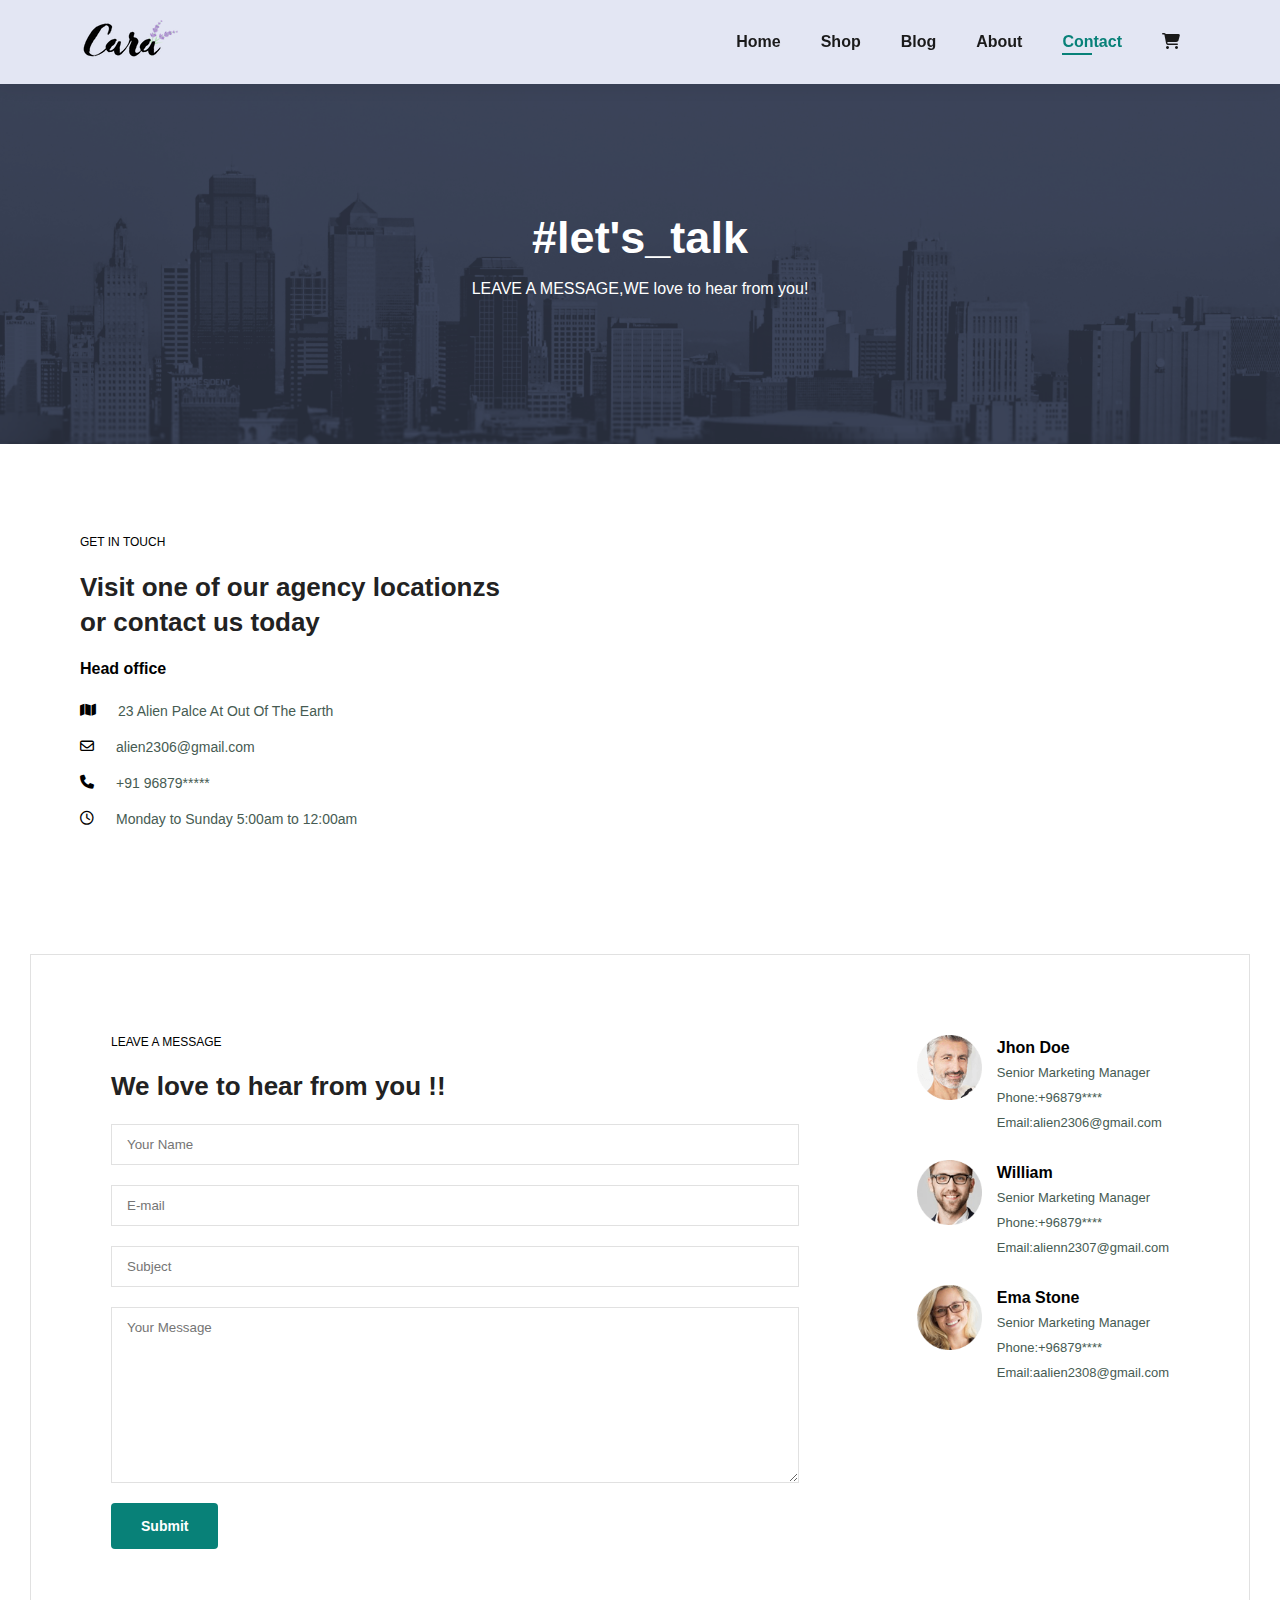
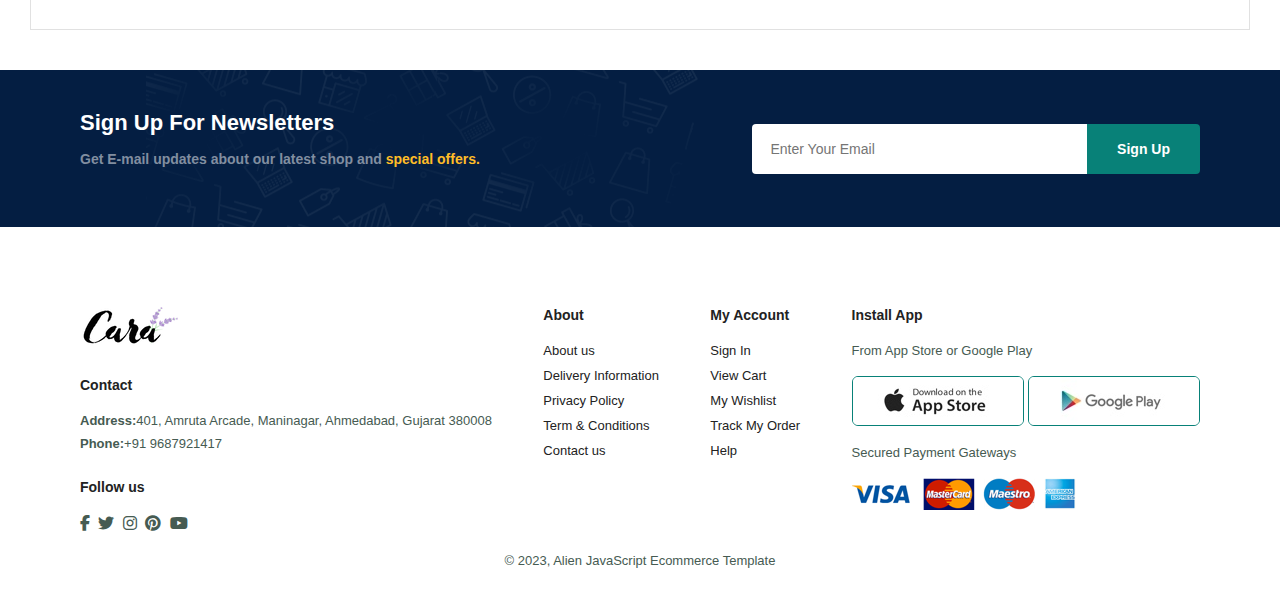
<file: Ecommerce/contact.html>
<!DOCTYPE html>
<html lang="en">

<head>
    <meta charset="UTF-8">
    <meta name="viewport" content="width=device-width, initial-scale=1.0">
    <title>Cara</title>
    <link rel="icon" href="img/C logo.png">
    <link rel="stylesheet" href="https://cdnjs.cloudflare.com/ajax/libs/font-awesome/6.4.2/css/all.min.css">
    <link rel="stylesheet" href="style.css">
</head>

<body>
    <!-- header -->
    <section id="header">
        <a href="#"><img src="img/logo.png" alt="" class="logo"></a>
        <div>
            <ul id="navbar">
                <li> <a href="index.html">Home</a></li>
                <li> <a href="shop.html">Shop</a></li>
                <li> <a href="blog.html">Blog</a></li>
                <li> <a href="about.html">About</a></li>
                <li> <a class="active" href="contact.html">Contact</a></li>
                <li id="mdbag"> <a href="cart.html"><i class="fa-solid fa-cart-shopping"></i></a></li>
                <a href="#" id="close"><i class="fa-solid fa-xmark"></i></a>
            </ul>
        </div>
        <div id="mob">
            <a href="cart.html"><i class="fa-solid fa-cart-shopping"></i></a>
            <i id="bar" class="fas fa-outdent"></i>
        </div>
    </section>
    <!-- main -->
    <section id="page-header" class="about-header">

        <h2>#let's_talk</h2>
        <p>LEAVE A MESSAGE,WE love to hear from you! </p>
    </section>
    <section id="contact-details" class="section-p1">
        <div class="details">
            <span>GET IN TOUCH</span>
            <h2>Visit one of our agency locationzs or contact us today </h2>
            <h3>Head office</h3>
            <div>
                <li>
                    <i class="fa-solid fa-map"></i>
                    <p>23 Alien Palce At Out Of The Earth</p>
                </li>
                <li>
                    <i class="fa-regular fa-envelope"></i>
                    <p>alien2306@gmail.com</p>
                </li>
                <li>
                    <i class="fa-solid fa-phone"></i>
                    <p>+91 96879*****</p>
                </li>
                <li>
                    <i class="fa-regular fa-clock"></i>
                    <p>Monday to Sunday 5:00am to 12:00am</p>
                </li>
            </div>
        </div>
        <div class="map">
            <iframe
                src="https://www.google.com/maps/embed?pb=!1m18!1m12!1m3!1d29542.592434152302!2d68.94879389551232!3d22.2467535238349!2m3!1f0!2f0!3f0!3m2!1i1024!2i768!4f13.1!3m3!1m2!1s0x39569c266399e37b%3A0xb5866e461a106e0a!2sDwarka%2C%20Gujarat!5e0!3m2!1sen!2sin!4v1704448095125!5m2!1sen!2sin"
                width="600" height="450" style="border:0;" allowfullscreen="" loading="lazy"
                referrerpolicy="no-referrer-when-downgrade"></iframe>
        </div>
    </section>
    <section id="form-details">
        <form action="">
            <span>LEAVE A MESSAGE</span>
            <h2>We love to hear from you !!</h2>
            <input type="text" name="" id="" placeholder="Your Name">
            <input type="text" name="" id="" placeholder="E-mail">
            <input type="text" name="" id="" placeholder="Subject">
            <textarea name="" id="" cols="30" rows="10" placeholder="Your Message"></textarea>
            <button class="normal">Submit</button>
        </form>
        <div class="people">
            <div>
                <img src="img/people/1.png" alt="">
                <p><span>Jhon Doe</span> Senior Marketing Manager <br> Phone:+96879**** <br>Email:alien2306@gmail.com</p>
            </div>
            <div>
                <img src="img/people/2.png" alt="">
                <p><span>William</span> Senior Marketing Manager <br> Phone:+96879**** <br>Email:alienn2307@gmail.com</p>
            </div>
            <div>
                <img src="img/people/3.png" alt="">
                <p><span>Ema Stone</span> Senior Marketing Manager <br> Phone:+96879**** <br>Email:aalien2308@gmail.com</p>
            </div>
        </div>
    </section>
    <section id="eight" class="section-p1 section-m1">
        <div class="e1">
            <h4>Sign Up For Newsletters</h4>
            <p>Get E-mail updates about our latest shop and <span>special offers.</span> </p>
        </div>
        <div class="e2">
            <input type="text" name="" id="" placeholder="Enter Your Email">
            <button class="normal">Sign Up</button>
        </div>
    </section>

    <footer class="section-p1">
        <div class="col">
            <img class="logo" src="img/logo.png" alt="">
            <h4>Contact</h4>
            <p><strong>Address:</strong>401, Amruta Arcade, Maninagar, Ahmedabad, Gujarat 380008</p>
            <p><strong>Phone:</strong>+91 9687921417 </p>
            <div class="follfoot">
                <h4>Follow us</h4>
                <div class="icon">
                    <i class="fa-brands fa-facebook-f"></i>
                    <i class="fa-brands fa-twitter"></i>
                    <i class="fa-brands fa-instagram"></i>
                    <i class="fa-brands fa-pinterest"></i>
                    <i class="fa-brands fa-youtube"></i>
                </div>
            </div>
        </div>
        <div class="col">
            <h4>About </h4>
            <a href="#">About us</a>
            <a href="#">Delivery Information</a>
            <a href="#">Privacy Policy</a>
            <a href="#">Term & Conditions</a>
            <a href="#">Contact us</a>
        </div>
        <div class="col">
            <h4>My Account</h4>
            <a href="#">Sign In</a>
            <a href="#">View Cart</a>
            <a href="#">My Wishlist</a>
            <a href="#">Track My Order</a>
            <a href="#">Help</a>
        </div>
        <div class="col install">
            <h4>Install App</h4>
            <p>From App Store or Google Play</p>
            <div class="row">
                <img src="img/pay/app.jpg" alt="">
                <img src="img/pay/play.jpg" alt="">
            </div>
            <p>Secured Payment Gateways</p>
            <img src="img/pay/pay.png" alt="">
        </div>
        <div class="copyright">
            <p>&copy; 2023, Alien JavaScript Ecommerce Template </p>
        </div>
    </footer>
</body>

</html>
<script src="script.js"></script>
</file>
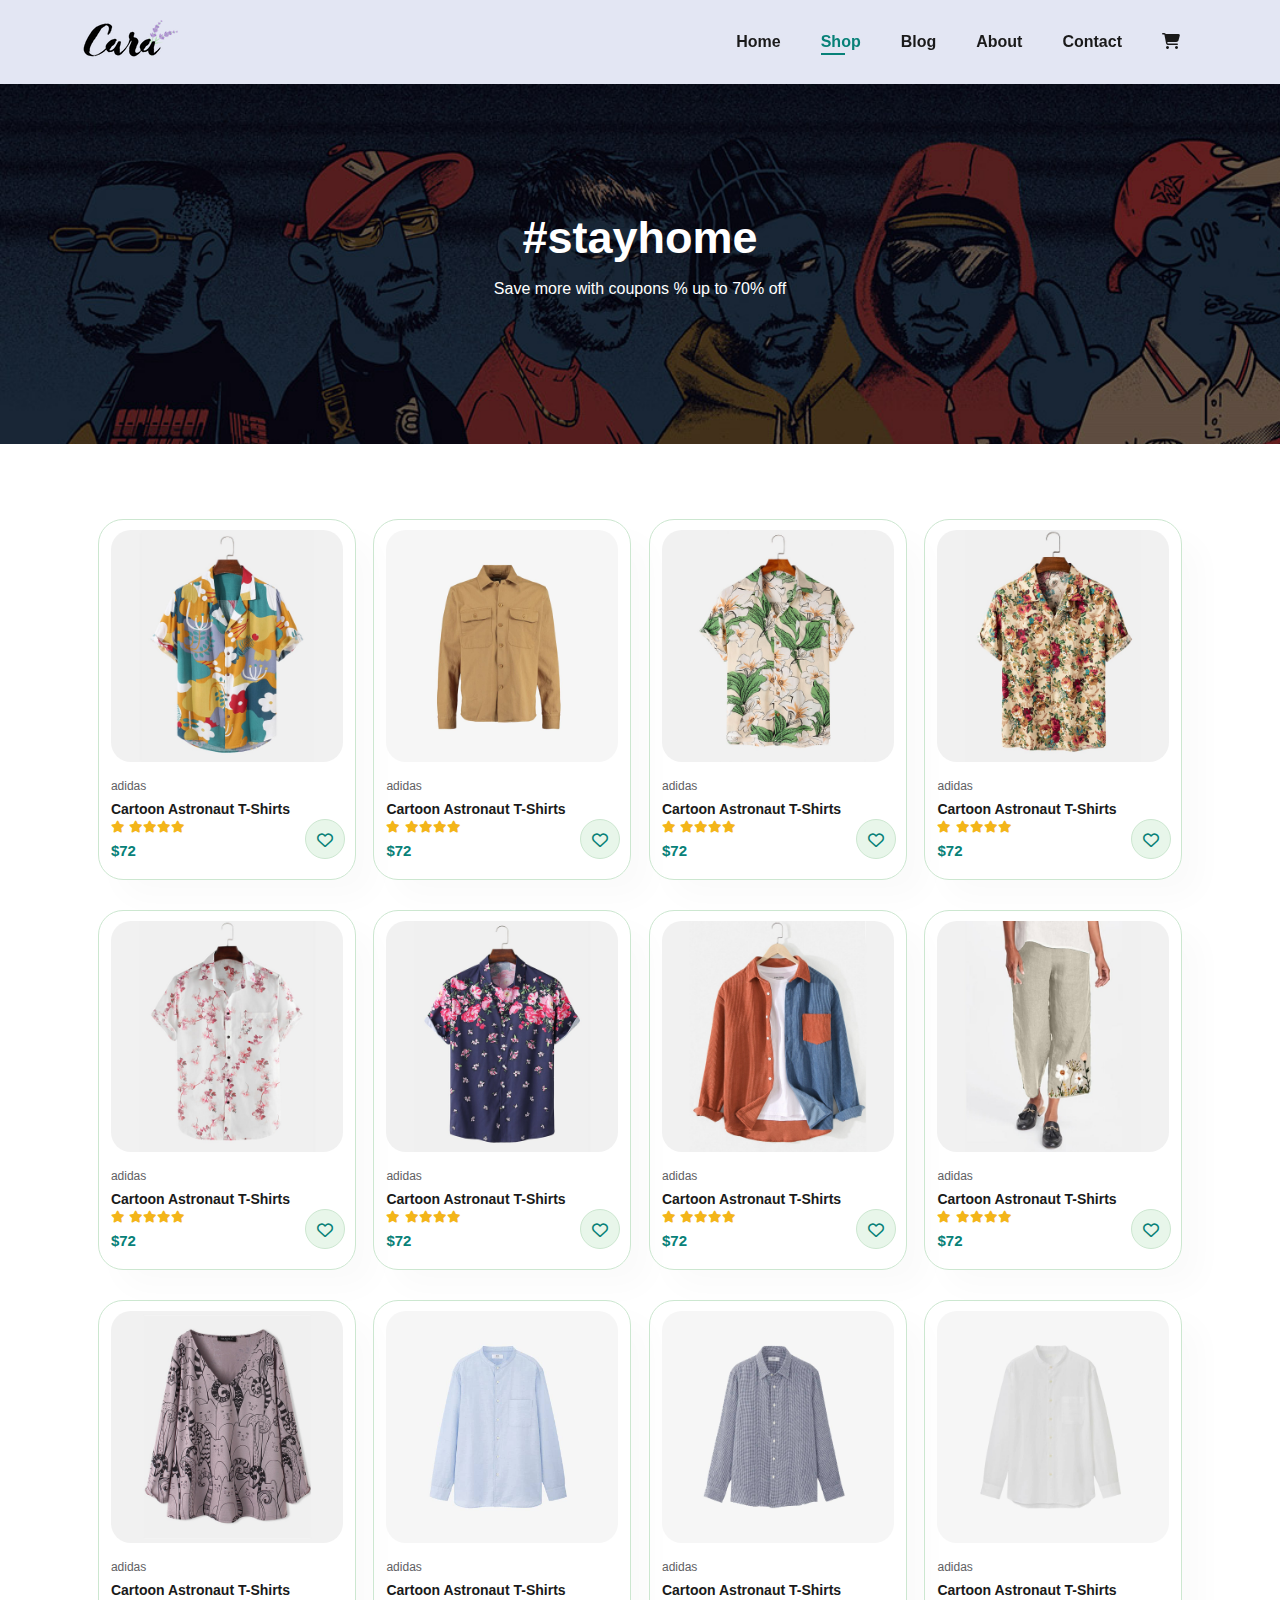
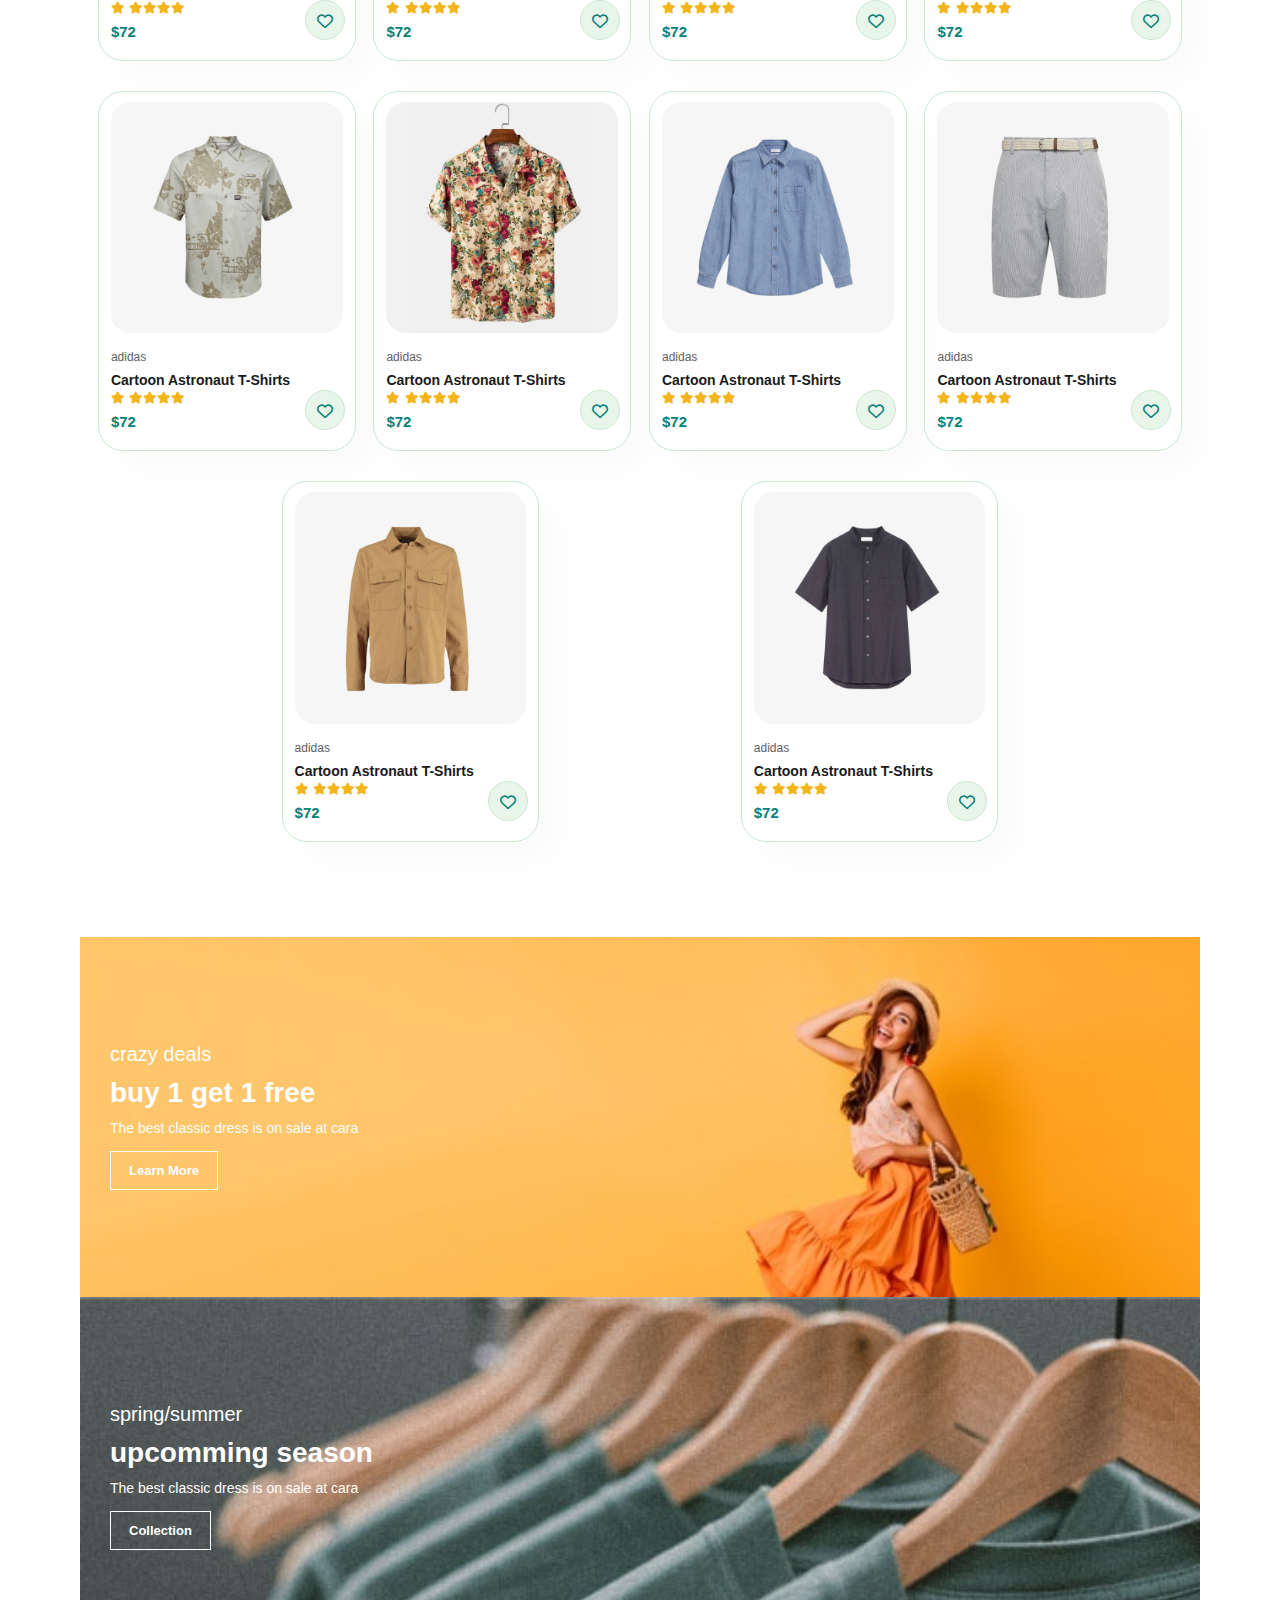
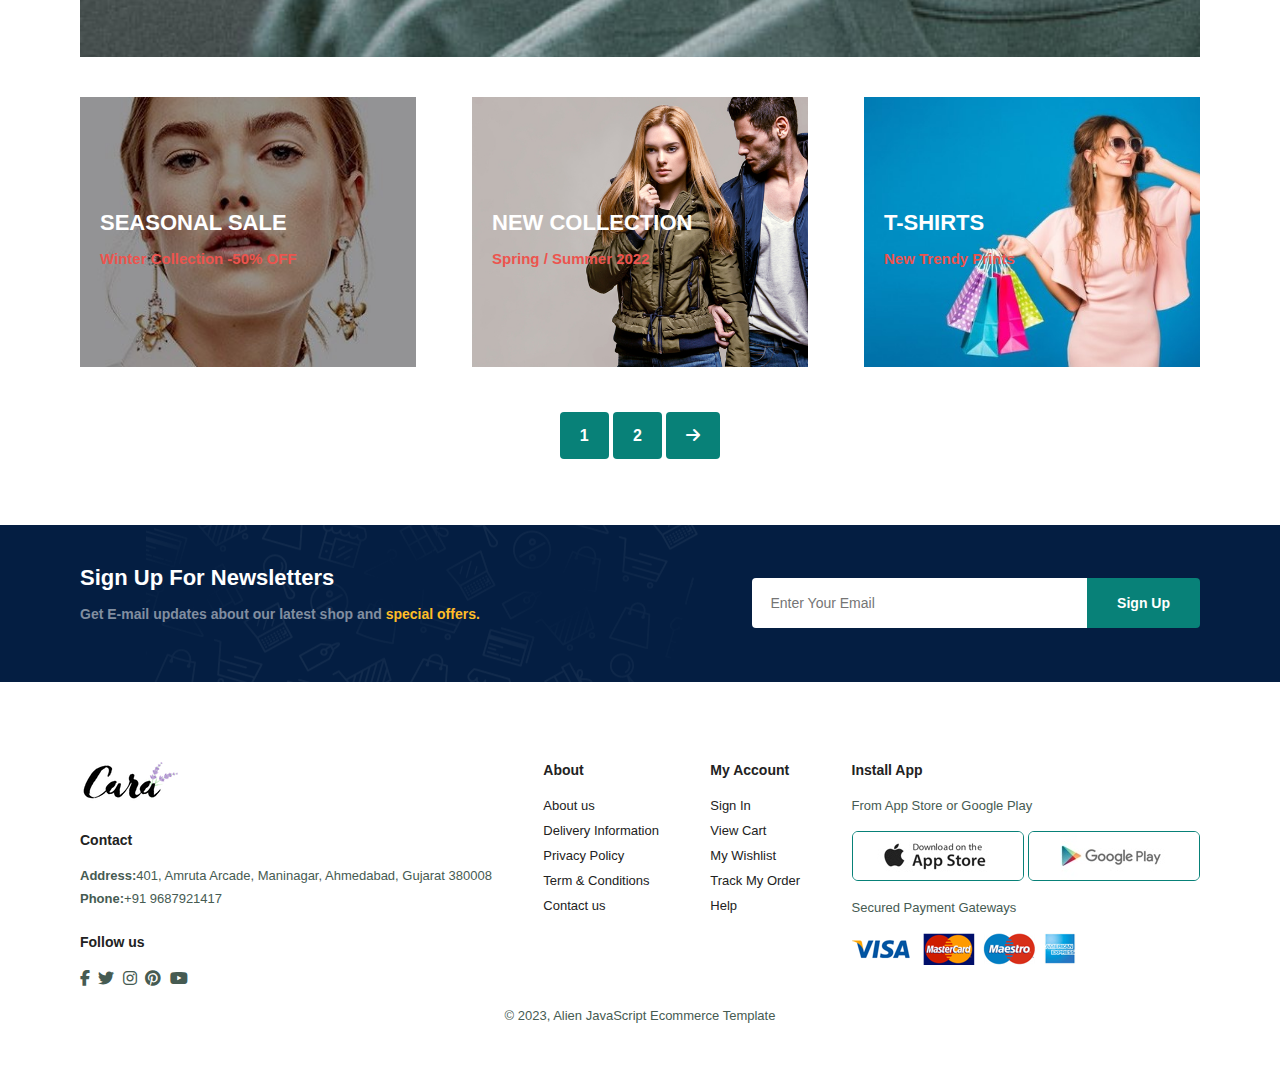
<file: Ecommerce/shop.html>
<!DOCTYPE html>
<html lang="en">

<head>
    <meta charset="UTF-8">
    <meta name="viewport" content="width=device-width, initial-scale=1.0">
    <title>Cara</title>
    <link rel="icon" href="img/C logo.png">
    <link rel="stylesheet" href="https://cdnjs.cloudflare.com/ajax/libs/font-awesome/6.4.2/css/all.min.css">
    <link rel="stylesheet" href="style.css">
</head>

<body>
    <!-- header -->
    <section id="header">
        <a href="#"><img src="img/logo.png" alt="" class="logo"></a>
        <div>
            <ul id="navbar">
                <li> <a href="index.html">Home</a></li>
                <li> <a class="active" href="shop.html">Shop</a></li>
                <li> <a href="blog.html">Blog</a></li>
                <li> <a href="about.html">About</a></li>
                <li> <a href="contact.html">Contact</a></li>
                <li id="mdbag"> <a href="cart.html"><i class="fa-solid fa-cart-shopping"></i></a></li>
                <a href="#" id="close"><i class="fa-solid fa-xmark"></i></a>
            </ul>
        </div>
        <div id="mob">
            <a href="cart.html"><i class="fa-solid fa-cart-shopping"></i></a>
            <i id="bar" class="fas fa-outdent"></i>
        </div>
    </section>
    <!-- main -->
    <section id="page-header">

        <h2>#stayhome</h2>
        <p>Save more with coupons % up to 70% off</p>
    </section>
    <!-- third -->
    <section id="shop" class="section-p1">
        <div class="pro_co" onclick="window.location.href='singlepro.html'">
            <div class="produ">
                <img src="img/products/f1.jpg" alt="">
                <div class="pro_dis">
                    <span>adidas</span>
                    <h5>Cartoon Astronaut T-Shirts</h5>
                    <div class="star"><i class="fa-solid fa-star"></i>
                        <i class="fa-solid fa-star"></i><i class="fa-solid fa-star"></i><i
                            class="fa-solid fa-star"></i><i class="fa-solid fa-star"></i>
                    </div>
                    <h4>$72</h4>
                </div>
                <a href="#"><i class="fa-solid fa-heart one"></i></a>
            </div>
            <div class="produ">
                <img src="img/products/n7.jpg" alt="">
                <div class="pro_dis">
                    <span>adidas</span>
                    <h5>Cartoon Astronaut T-Shirts</h5>
                    <div class="star"><i class="fa-solid fa-star"></i>
                        <i class="fa-solid fa-star"></i><i class="fa-solid fa-star"></i><i
                            class="fa-solid fa-star"></i><i class="fa-solid fa-star"></i>
                    </div>
                    <h4>$72</h4>
                </div>
                <a href="#"><i class="fa-solid fa-heart one"></i></a>
            </div>
            <div class="produ">
                <img src="img/products/f2.jpg" alt="">
                <div class="pro_dis">
                    <span>adidas</span>
                    <h5>Cartoon Astronaut T-Shirts</h5>
                    <div class="star"><i class="fa-solid fa-star"></i>
                        <i class="fa-solid fa-star"></i><i class="fa-solid fa-star"></i><i
                            class="fa-solid fa-star"></i><i class="fa-solid fa-star"></i>
                    </div>
                    <h4>$72</h4>
                </div>
                <a href="#"><i class="fa-solid fa-heart one"></i></a>
            </div>
            <div class="produ">
                <img src="img/products/f3.jpg" alt="">
                <div class="pro_dis">
                    <span>adidas</span>
                    <h5>Cartoon Astronaut T-Shirts</h5>
                    <div class="star"><i class="fa-solid fa-star"></i>
                        <i class="fa-solid fa-star"></i><i class="fa-solid fa-star"></i><i
                            class="fa-solid fa-star"></i><i class="fa-solid fa-star"></i>
                    </div>
                    <h4>$72</h4>
                </div>
                <a href="#"><i class="fa-solid fa-heart one"></i></a>
            </div>
            <div class="produ">
                <img src="img/products/f4.jpg" alt="">
                <div class="pro_dis">
                    <span>adidas</span>
                    <h5>Cartoon Astronaut T-Shirts</h5>
                    <div class="star"><i class="fa-solid fa-star"></i>
                        <i class="fa-solid fa-star"></i><i class="fa-solid fa-star"></i><i
                            class="fa-solid fa-star"></i><i class="fa-solid fa-star"></i>
                    </div>
                    <h4>$72</h4>
                </div>
                <a href="#"><i class="fa-solid fa-heart one"></i></a>
            </div>
            <div class="produ">
                <img src="img/products/f5.jpg" alt="">
                <div class="pro_dis">
                    <span>adidas</span>
                    <h5>Cartoon Astronaut T-Shirts</h5>
                    <div class="star"><i class="fa-solid fa-star"></i>
                        <i class="fa-solid fa-star"></i><i class="fa-solid fa-star"></i><i
                            class="fa-solid fa-star"></i><i class="fa-solid fa-star"></i>
                    </div>
                    <h4>$72</h4>
                </div>
                <a href="#"><i class="fa-solid fa-heart one"></i></a>
            </div>
            <div class="produ">
                <img src="img/products/f6.jpg" alt="">
                <div class="pro_dis">
                    <span>adidas</span>
                    <h5>Cartoon Astronaut T-Shirts</h5>
                    <div class="star"><i class="fa-solid fa-star"></i>
                        <i class="fa-solid fa-star"></i><i class="fa-solid fa-star"></i><i
                            class="fa-solid fa-star"></i><i class="fa-solid fa-star"></i>
                    </div>
                    <h4>$72</h4>
                </div>
                <a href="#"><i class="fa-solid fa-heart one"></i></a>
            </div>
            <div class="produ">
                <img src="img/products/f7.jpg" alt="">
                <div class="pro_dis">
                    <span>adidas</span>
                    <h5>Cartoon Astronaut T-Shirts</h5>
                    <div class="star"><i class="fa-solid fa-star"></i>
                        <i class="fa-solid fa-star"></i><i class="fa-solid fa-star"></i><i
                            class="fa-solid fa-star"></i><i class="fa-solid fa-star"></i>
                    </div>
                    <h4>$72</h4>
                </div>
                <a href="#"><i class="fa-solid fa-heart one"></i></a>
            </div>
            <div class="produ">
                <img src="img/products/f8.jpg" alt="">
                <div class="pro_dis">
                    <span>adidas</span>
                    <h5>Cartoon Astronaut T-Shirts</h5>
                    <div class="star"><i class="fa-solid fa-star"></i>
                        <i class="fa-solid fa-star"></i><i class="fa-solid fa-star"></i><i
                            class="fa-solid fa-star"></i><i class="fa-solid fa-star"></i>
                    </div>
                    <h4>$72</h4>
                </div>
                <a href="#"><i class="fa-solid fa-heart one"></i></a>
            </div>

            <div class="produ">
                <img src="img/products/n1.jpg" alt="">
                <div class="pro_dis">
                    <span>adidas</span>
                    <h5>Cartoon Astronaut T-Shirts</h5>
                    <div class="star"><i class="fa-solid fa-star"></i>
                        <i class="fa-solid fa-star"></i><i class="fa-solid fa-star"></i><i
                            class="fa-solid fa-star"></i><i class="fa-solid fa-star"></i>
                    </div>
                    <h4>$72</h4>
                </div>
                <a href="#"><i class="fa-solid fa-heart one"></i></a>
            </div>
            <div class="produ">
                <img src="img/products/n2.jpg" alt="">
                <div class="pro_dis">
                    <span>adidas</span>
                    <h5>Cartoon Astronaut T-Shirts</h5>
                    <div class="star"><i class="fa-solid fa-star"></i>
                        <i class="fa-solid fa-star"></i><i class="fa-solid fa-star"></i><i
                            class="fa-solid fa-star"></i><i class="fa-solid fa-star"></i>
                    </div>
                    <h4>$72</h4>
                </div>
                <a href="#"><i class="fa-solid fa-heart one"></i></a>
            </div>
            <div class="produ">
                <img src="img/products/n3.jpg" alt="">
                <div class="pro_dis">
                    <span>adidas</span>
                    <h5>Cartoon Astronaut T-Shirts</h5>
                    <div class="star"><i class="fa-solid fa-star"></i>
                        <i class="fa-solid fa-star"></i><i class="fa-solid fa-star"></i><i
                            class="fa-solid fa-star"></i><i class="fa-solid fa-star"></i>
                    </div>
                    <h4>$72</h4>
                </div>
                <a href="#"><i class="fa-solid fa-heart one"></i></a>
            </div>
            <div class="produ">
                <img src="img/products/n4.jpg" alt="">
                <div class="pro_dis">
                    <span>adidas</span>
                    <h5>Cartoon Astronaut T-Shirts</h5>
                    <div class="star"><i class="fa-solid fa-star"></i>
                        <i class="fa-solid fa-star"></i><i class="fa-solid fa-star"></i><i
                            class="fa-solid fa-star"></i><i class="fa-solid fa-star"></i>
                    </div>
                    <h4>$72</h4>
                </div>
                <a href="#"><i class="fa-solid fa-heart one"></i></a>
            </div>
            <div class="produ">
                <img src="img/products/f3.jpg" alt="">
                <div class="pro_dis">
                    <span>adidas</span>
                    <h5>Cartoon Astronaut T-Shirts</h5>
                    <div class="star"><i class="fa-solid fa-star"></i>
                        <i class="fa-solid fa-star"></i><i class="fa-solid fa-star"></i><i
                            class="fa-solid fa-star"></i><i class="fa-solid fa-star"></i>
                    </div>
                    <h4>$72</h4>
                </div>
                <a href="#"><i class="fa-solid fa-heart one"></i></a>
            </div>
            <div class="produ">
                <img src="img/products/n5.jpg" alt="">
                <div class="pro_dis">
                    <span>adidas</span>
                    <h5>Cartoon Astronaut T-Shirts</h5>
                    <div class="star"><i class="fa-solid fa-star"></i>
                        <i class="fa-solid fa-star"></i><i class="fa-solid fa-star"></i><i
                            class="fa-solid fa-star"></i><i class="fa-solid fa-star"></i>
                    </div>
                    <h4>$72</h4>
                </div>
                <a href="#"><i class="fa-solid fa-heart one"></i></a>
            </div>
            <div class="produ">
                <img src="img/products/n6.jpg" alt="">
                <div class="pro_dis">
                    <span>adidas</span>
                    <h5>Cartoon Astronaut T-Shirts</h5>
                    <div class="star"><i class="fa-solid fa-star"></i>
                        <i class="fa-solid fa-star"></i><i class="fa-solid fa-star"></i><i
                            class="fa-solid fa-star"></i><i class="fa-solid fa-star"></i>
                    </div>
                    <h4>$72</h4>
                </div>
                <a href="#"><i class="fa-solid fa-heart one"></i></a>
            </div>
            <div class="produ">
                <img src="img/products/n7.jpg" alt="">
                <div class="pro_dis">
                    <span>adidas</span>
                    <h5>Cartoon Astronaut T-Shirts</h5>
                    <div class="star"><i class="fa-solid fa-star"></i>
                        <i class="fa-solid fa-star"></i><i class="fa-solid fa-star"></i><i
                            class="fa-solid fa-star"></i><i class="fa-solid fa-star"></i>
                    </div>
                    <h4>$72</h4>
                </div>
                <a href="#"><i class="fa-solid fa-heart one"></i></a>
            </div>
            <div class="produ">
                <img src="img/products/n8.jpg" alt="">
                <div class="pro_dis">
                    <span>adidas</span>
                    <h5>Cartoon Astronaut T-Shirts</h5>
                    <div class="star"><i class="fa-solid fa-star"></i>
                        <i class="fa-solid fa-star"></i><i class="fa-solid fa-star"></i><i
                            class="fa-solid fa-star"></i><i class="fa-solid fa-star"></i>
                    </div>
                    <h4>$72</h4>
                </div>
                <a href="#"><i class="fa-solid fa-heart one"></i></a>
            </div>

        </div>
    </section>
    <!-- six -->
    <section id="subshop" class="section-p1">
        <div class="banbox">
            <h4>crazy deals</h4>
            <h2>buy 1 get 1 free</h2>
            <span>The best classic dress is on sale at cara </span>
            <button class="white">Learn More</button>
        </div>
        <div class="banbox box2">
            <h4>spring/summer</h4>
            <h2>upcomming season</h2>
            <span>The best classic dress is on sale at cara </span>
            <button class="white">Collection</button>
        </div>
    </section>
    <!-- seven -->
    <section id="seven">
        <div class="banbox">
            <h2>SEASONAL SALE</h2>
            <h3>Winter Collection -50% OFF</h3>
        </div>
        <div class="banbox banbox2">
            <h2>NEW COLLECTION</h2>
            <h3>Spring / Summer 2022</h3>
        </div>
        <div class="banbox banbox3">
            <h2>T-SHIRTS</h2>
            <h3>New Trendy Prints</h3>
        </div>
    </section>
    
    <section id="pagination" class="section-p1">
        <a href="#">1</a>
        <a href="#">2</a>
        <a href="#"> <i class="fa fa-solid fa-arrow-right "></i></a>
    </section>
    <!-- eight -->
    <section id="eight" class="section-p1 section-m1">
        <div class="e1">
            <h4>Sign Up For Newsletters</h4>
            <p>Get E-mail updates about our latest shop and <span>special offers.</span> </p>
        </div>
        <div class="e2">
            <input type="text" name="" id="" placeholder="Enter Your Email">
            <button class="normal">Sign Up</button>
        </div>
    </section>
    <footer class="section-p1">
        <div class="col">
            <img class="logo" src="img/logo.png" alt="">
            <h4>Contact</h4>
            <p><strong>Address:</strong>401, Amruta Arcade, Maninagar, Ahmedabad, Gujarat 380008</p>
            <p><strong>Phone:</strong>+91 9687921417 </p>
            <div class="follfoot">
                <h4>Follow us</h4>
                <div class="icon">
                    <i class="fa-brands fa-facebook-f"></i>
                    <i class="fa-brands fa-twitter"></i>
                    <i class="fa-brands fa-instagram"></i>
                    <i class="fa-brands fa-pinterest"></i>
                    <i class="fa-brands fa-youtube"></i>
                </div>
            </div>
        </div>
        <div class="col">
            <h4>About </h4>
            <a href="#">About us</a>
            <a href="#">Delivery Information</a>
            <a href="#">Privacy Policy</a>
            <a href="#">Term & Conditions</a>
            <a href="#">Contact us</a>
        </div>
        <div class="col">
            <h4>My Account</h4>
            <a href="#">Sign In</a>
            <a href="#">View Cart</a>
            <a href="#">My Wishlist</a>
            <a href="#">Track My Order</a>
            <a href="#">Help</a>
        </div>
        <div class="col install">
            <h4>Install App</h4>
            <p>From App Store or Google Play</p>
            <div class="row">
                <img src="img/pay/app.jpg" alt="">
                <img src="img/pay/play.jpg" alt="">
            </div>
            <p>Secured Payment Gateways</p>
            <img src="img/pay/pay.png" alt="">
        </div>
        <div class="copyright">
            <p>&copy; 2023, Alien JavaScript Ecommerce Template </p>
        </div>
    </footer>
</body>

</html>
<script src="script.js"></script>
</file>
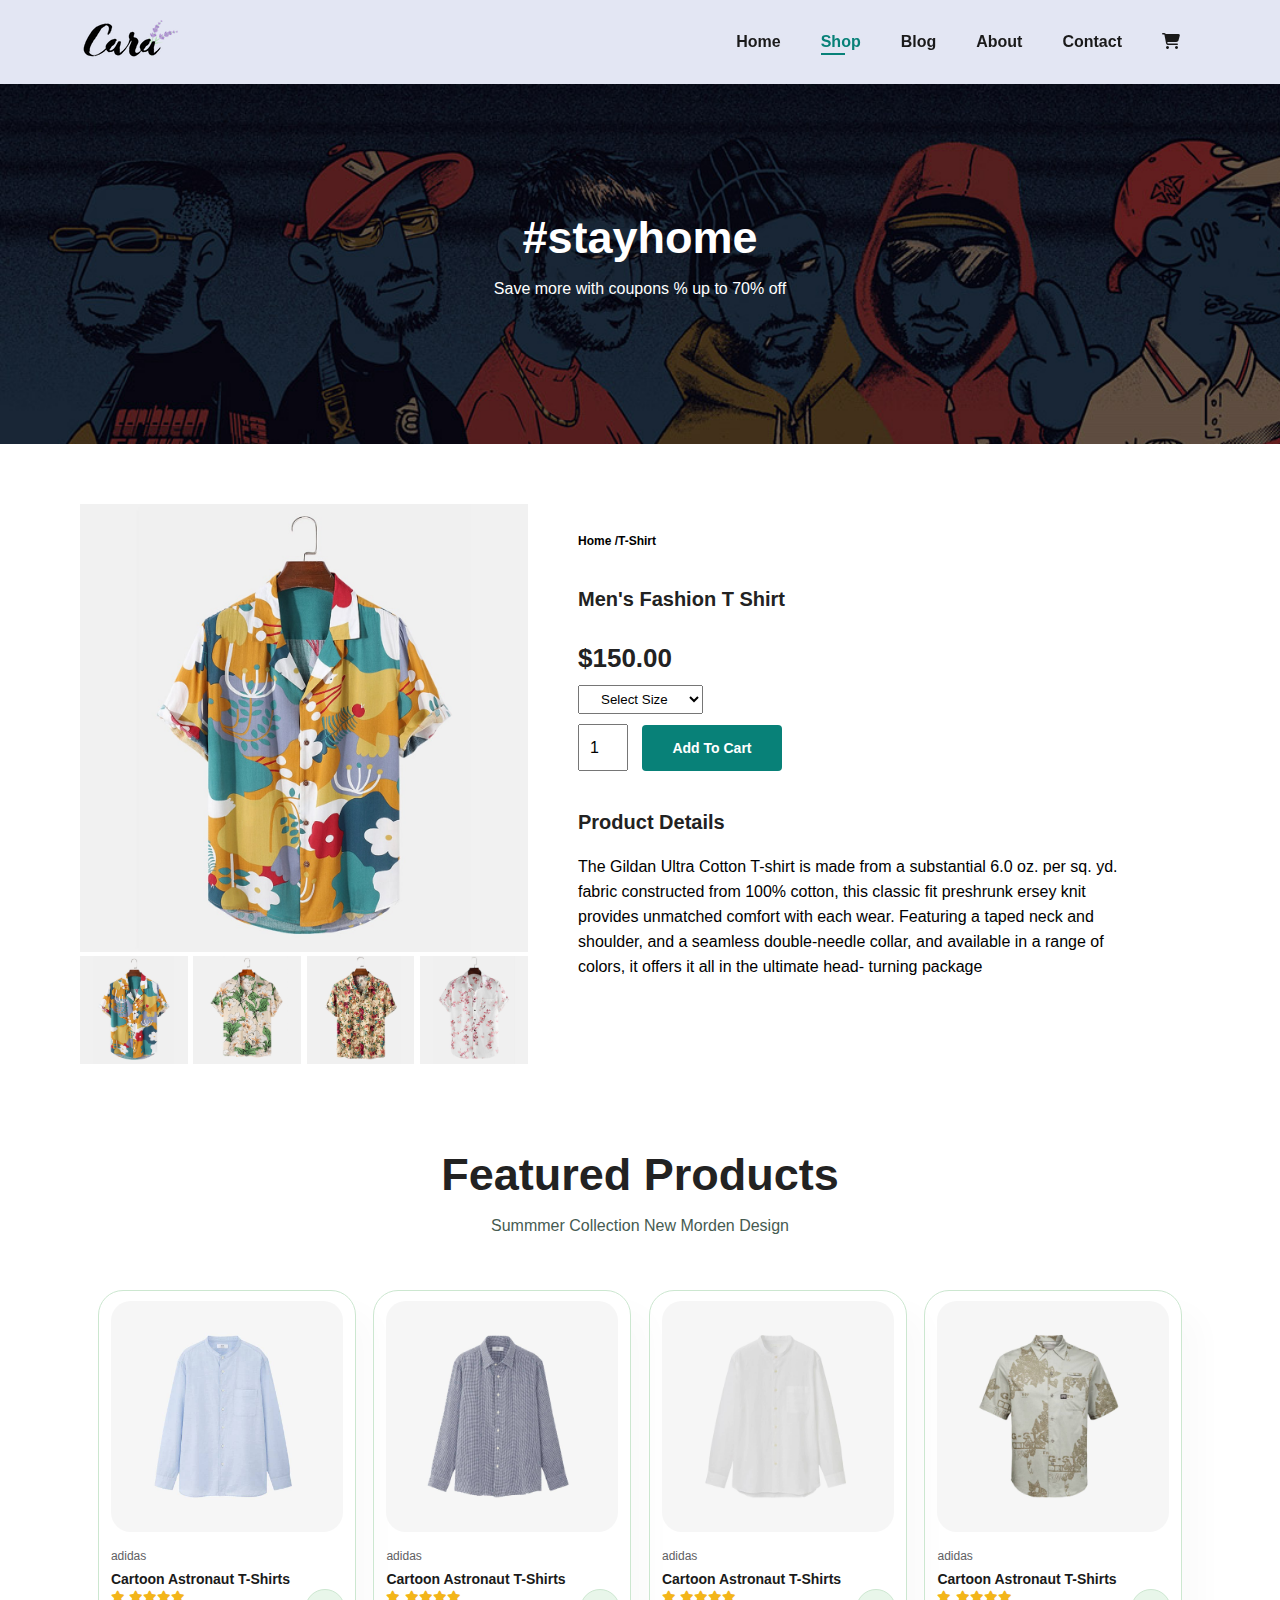
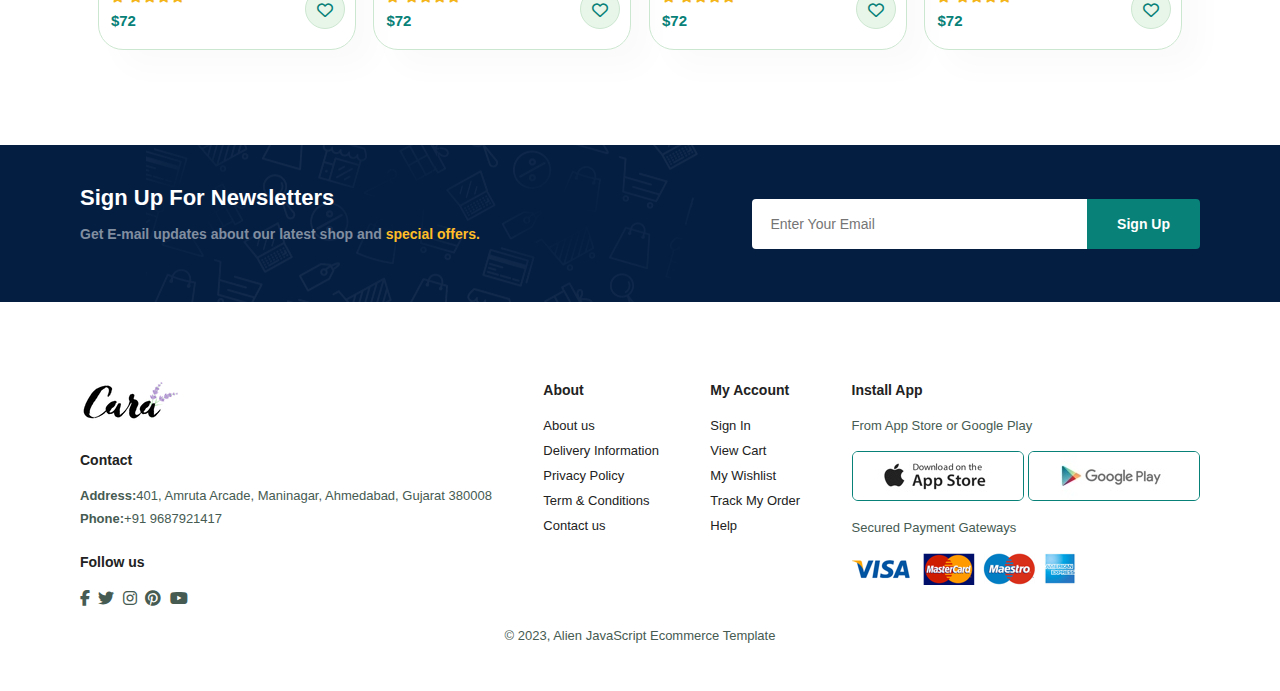
<file: Ecommerce/singlepro.html>
<!DOCTYPE html>
<html lang="en">

<head>
    <meta charset="UTF-8">
    <meta name="viewport" content="width=device-width, initial-scale=1.0">
    <title>Cara</title>
    <link rel="icon" href="img/C logo.png">
    <link rel="stylesheet" href="https://cdnjs.cloudflare.com/ajax/libs/font-awesome/6.4.2/css/all.min.css">
    <link rel="stylesheet" href="style.css">
</head>

<body>
    <!-- header -->
    <section id="header">
        <a href="#"><img src="img/logo.png" alt="" class="logo"></a>
        <div>
            <ul id="navbar">
                <li> <a href="index.html">Home</a></li>
                <li> <a class="active" href="shop.html">Shop</a></li>
                <li> <a href="blog.html">Blog</a></li>
                <li> <a href="about.html">About</a></li>
                <li> <a href="contact.html">Contact</a></li>
                <li id="mdbag"> <a href="cart.html"><i class="fa-solid fa-cart-shopping"></i></a></li>
                <a href="#" id="close"><i class="fa-solid fa-xmark"></i></a>
            </ul>
        </div>
        <div id="mob">
            <a href="cart.html"><i class="fa-solid fa-cart-shopping"></i></a>
            <i id="bar" class="fas fa-outdent"></i>
        </div>
    </section>
    <!-- main -->
    <section id="page-header">

        <h2>#stayhome</h2>
        <p>Save more with coupons % up to 70% off</p>
    </section>
    <section id="prodetail" class="section-p1">
        <div class="singleproimg">
            <img src="img/products/f1.jpg" width="100%" id="MainImg" alt="">
            <div class="small-img-group">
                <div class="small-img-col">
                    <img src="img/products/f1.jpg" width="100%" class="small-img" alt="">
                </div>
                <div class="small-img-col">
                    <img src="img/products/f2.jpg" width="100%" class="small-img" alt="">
                </div>
                <div class="small-img-col">
                    <img src="img/products/f3.jpg" width="100%" class="small-img" alt="">
                </div>
                <div class="small-img-col">
                    <img src="img/products/f4.jpg" width="100%" class="small-img" alt="">
                </div>
            </div>
        </div>
        <div class="single-pro-detail">
            <h6>Home /T-Shirt</h6>
            <h4>Men's Fashion T Shirt</h4>
            <h2>$150.00</h2>
            <select name="" id="">
                <option value="" selected disabled>Select Size </option>
                <option value="">XL</option>
                <option value="">XXL</option>
                <option value="">Small</option>
                <option value="">Large</option>
            </select>
            <input type="number" min="0" value="1">
            <button class="normal">Add To Cart</button>
            <h4>Product Details</h4>
            <span>The Gildan Ultra Cotton T-shirt is made from a substantial 6.0 oz. per sq. yd. fabric constructed from
                100% cotton, this classic fit preshrunk ersey knit provides unmatched comfort with each wear. Featuring
                a taped neck and shoulder, and a seamless double-needle collar, and available in a range of colors, it
                offers it all in the ultimate head- turning package</span>
        </div>
    </section>
    <section id="shop" class="section-p1">
        <h2>Featured Products</h2>
        <p>Summmer Collection New Morden Design</p>
        <div class="pro_co">
            <div class="produ">
                <img src="img/products/n1.jpg" alt="">
                <div class="pro_dis">
                    <span>adidas</span>
                    <h5>Cartoon Astronaut T-Shirts</h5>
                    <div class="star"><i class="fa-solid fa-star"></i>
                        <i class="fa-solid fa-star"></i><i class="fa-solid fa-star"></i><i
                            class="fa-solid fa-star"></i><i class="fa-solid fa-star"></i>
                    </div>
                    <h4>$72</h4>
                </div>
                <a href="#"><i class="fa-solid fa-heart one"></i></a>
            </div>
            <div class="produ">
                <img src="img/products/n2.jpg" alt="">
                <div class="pro_dis">
                    <span>adidas</span>
                    <h5>Cartoon Astronaut T-Shirts</h5>
                    <div class="star"><i class="fa-solid fa-star"></i>
                        <i class="fa-solid fa-star"></i><i class="fa-solid fa-star"></i><i
                            class="fa-solid fa-star"></i><i class="fa-solid fa-star"></i>
                    </div>
                    <h4>$72</h4>
                </div>
                <a href="#"><i class="fa-solid fa-heart one"></i></a>
            </div>
            <div class="produ">
                <img src="img/products/n3.jpg" alt="">
                <div class="pro_dis">
                    <span>adidas</span>
                    <h5>Cartoon Astronaut T-Shirts</h5>
                    <div class="star"><i class="fa-solid fa-star"></i>
                        <i class="fa-solid fa-star"></i><i class="fa-solid fa-star"></i><i
                            class="fa-solid fa-star"></i><i class="fa-solid fa-star"></i>
                    </div>
                    <h4>$72</h4>
                </div>
                <a href="#"><i class="fa-solid fa-heart one"></i></a>
            </div>
            <div class="produ">
                <img src="img/products/n4.jpg" alt="">
                <div class="pro_dis">
                    <span>adidas</span>
                    <h5>Cartoon Astronaut T-Shirts</h5>
                    <div class="star"><i class="fa-solid fa-star"></i>
                        <i class="fa-solid fa-star"></i><i class="fa-solid fa-star"></i><i
                            class="fa-solid fa-star"></i><i class="fa-solid fa-star"></i>
                    </div>
                    <h4>$72</h4>
                </div>
                <a href="#"><i class="fa-solid fa-heart one"></i></a>
            </div>
        </div>
    </section>
    <!-- eight -->
    <section id="eight" class="section-p1 section-m1">
        <div class="e1">
            <h4>Sign Up For Newsletters</h4>
            <p>Get E-mail updates about our latest shop and <span>special offers.</span> </p>
        </div>
        <div class="e2">
            <input type="text" name="" id="" placeholder="Enter Your Email">
            <button class="normal">Sign Up</button>
        </div>
    </section>
    <footer class="section-p1">
        <div class="col">
            <img class="logo" src="img/logo.png" alt="">
            <h4>Contact</h4>
            <p><strong>Address:</strong>401, Amruta Arcade, Maninagar, Ahmedabad, Gujarat 380008</p>
            <p><strong>Phone:</strong>+91 9687921417 </p>
            <div class="follfoot">
                <h4>Follow us</h4>
                <div class="icon">
                    <i class="fa-brands fa-facebook-f"></i>
                    <i class="fa-brands fa-twitter"></i>
                    <i class="fa-brands fa-instagram"></i>
                    <i class="fa-brands fa-pinterest"></i>
                    <i class="fa-brands fa-youtube"></i>
                </div>
            </div>
        </div>
        <div class="col">
            <h4>About </h4>
            <a href="#">About us</a>
            <a href="#">Delivery Information</a>
            <a href="#">Privacy Policy</a>
            <a href="#">Term & Conditions</a>
            <a href="#">Contact us</a>
        </div>
        <div class="col">
            <h4>My Account</h4>
            <a href="#">Sign In</a>
            <a href="#">View Cart</a>
            <a href="#">My Wishlist</a>
            <a href="#">Track My Order</a>
            <a href="#">Help</a>
        </div>
        <div class="col install">
            <h4>Install App</h4>
            <p>From App Store or Google Play</p>
            <div class="row">
                <img src="img/pay/app.jpg" alt="">
                <img src="img/pay/play.jpg" alt="">
            </div>
            <p>Secured Payment Gateways</p>
            <img src="img/pay/pay.png" alt="">
        </div>
        <div class="copyright">
            <p>&copy; 2023, Alien JavaScript Ecommerce Template </p>
        </div>
    </footer>

    <script>
        var MainImg = document.getElementById("MainImg");
        var smallimg = document.getElementsByClassName("small-img");

        smallimg[0].onclick = function () {
            MainImg.src = smallimg[0].src;
        }
        smallimg[1].onclick = function () {
            MainImg.src = smallimg[1].src;
        }
        smallimg[2].onclick = function () {
            MainImg.src = smallimg[2].src;
        }
        smallimg[3].onclick = function () {
            MainImg.src = smallimg[3].src;
        }
    </script>
</body>

</html>
<script src="script.js"></script>
</file>
<file: Ecommerce/style.css>
@import url("https://fonts.googleapis.com/css2?family=Playpen+Sans:wght@500&family=Sometype+Mono&display=swap");

* {
  margin: 0;
  padding: 0;
  box-sizing: border-box;
  font-family: "Trebuchet MS", "Lucida Sans Unicode", "Lucida Grande",
    "Lucida Sans", Arial, sans-serif;
}

h1 {
  font-size: 50px;
  line-height: 64px;
  color: #222;
}

h2 {
  font-size: 45px;
  line-height: 54px;
  color: #222;
}

h4 {
  font-size: 20px;
  color: #222;
}

h6 {
  font-weight: 700;
  font-size: 12px;
}

p {
  font-size: 16px;
  color: #465b52;
  margin: 15px 0 20px 0;
}

.section-p1 {
  padding: 40px 80px;
}

.section-m1 {
  margin: 40px 0;
}

button.normal {
  font-size: 14px;
  font-weight: 600;
  padding: 15px 30px;
  color: #000;
  background-color: #fff;
  border-radius: 4px;
  cursor: pointer;
  border: none;
  outline: none;
  transition: 0.2s;
}

button.white {
  font-size: 13px;
  font-weight: 600;
  padding: 11px 18px;
  color: #fff;
  background-color: transparent;
  cursor: pointer;
  border: 1px solid #fff;
  outline: none;
  transition: 0.2s;
}

body {
  width: 100%;
}

/* =------------------------------------HOME Page Css ------------------------------*/
/*--------------------------------------------------- HEADER START */
#header {
  display: flex;
  align-items: center;
  justify-content: space-between;
  padding: 20px 80px;
  background: #e3e6f3;
  box-shadow: 0 5px 15px rgba(0, 0, 0, 0.06);
  z-index: 999;
  position: sticky;
  top: 0;
}

#navbar {
  display: flex;
  align-items: center;
  justify-content: center;
}

#navbar li {
  list-style: none;
  padding: 0 20px;
  position: relative;
}

#navbar li a {
  text-decoration: none;
  font-size: 16px;
  font-weight: 600;
  color: #1a1a1a;
  transition: 0.3s ease;
}

#navbar li a:hover,
#navbar li a.active {
  color: #088178;
}

#navbar li a.active::after,
#navbar li a:hover::after {
  content: "";
  width: 30%;
  height: 2px;
  position: absolute;
  bottom: -4px;
  left: 20px;
  background: #088178;
}

#mob {
  display: none;
  align-items: center;
}

#close {
  display: none;
}

/* ---------------------------------------------MAIN START */
#main {
  background-image: url(img/main.png);
  height: 90vh;
  width: 100%;
  background-size: cover;
  background-position: top 25% right 0;
  padding: 0 80px;
  display: flex;
  flex-direction: column;
  align-items: flex-start;
  justify-content: center;
}

#main h4 {
  padding-bottom: 15px;
}

#main h1 {
  color: #088178;
}

#main button {
  background-image: url(img/button.png);
  background-color: transparent;
  color: #088178;
  border: 0;
  padding: 14px 80px 14px 65px;
  background-repeat: no-repeat;
  cursor: pointer;
  font-weight: 700;
  font-size: 15px;
}

#second {
  display: flex;
  align-items: center;
  justify-content: space-between;
  flex-wrap: wrap;
}

#second .box1 {
  width: 180px;
  text-align: center;
  padding: 25px 15px;
  box-shadow: 20px 20px 34px rgba(0, 0, 0, 0.03);
  border: 1px solid #cce7d0;
  border-radius: 4px;
  margin: 15px 0;
}

#second .box1:hover {
  box-shadow: 10px 10px 54px rgba(70, 62, 221, 0.1);
}

#second .box1 img {
  width: 100%;
  margin-bottom: 10px;
}

#second .box1 h6 {
  display: inline-block;
  padding: 9px 8px 6px 8px;
  line-height: 1;
  border-radius: 4px;
  color: #088178;
  background-color: #fddde4;
}

#second .box1:nth-child(2) h6 {
  background-color: #cdebbc;
}

#second .box1:nth-child(3) h6 {
  background-color: #d1e8f2;
}

#second .box1:nth-child(4) h6 {
  background-color: #cdd4f8;
}

#second .box1:nth-child(5) h6 {
  background-color: #f6dbf6;
}

#second .box1:nth-child(6) h6 {
  background-color: #fff2e6;
}

#shop {
  text-align: center;
}

#shop .pro_co {
  display: flex;
  justify-content: space-evenly;
  padding-top: 20px;
  flex-wrap: wrap;
}

#shop .produ {
  width: 23%;
  min-width: 250px;
  padding: 10px 12px;
  border: 1px solid #cce7d0;
  border-radius: 25px;
  cursor: pointer;
  box-shadow: 20px 20px 30px rgba(0, 0, 0, 0.02);
  margin: 15px 0;
  transition: 0.2s ease;
  position: relative;
}

#shop .produ:hover {
  box-shadow: 20px 20px 30px rgba(0, 0, 0, 0.06);
}

#shop .produ img {
  width: 100%;
  border-radius: 20px;
}

#shop .produ .pro_dis {
  text-align: start;
  padding: 10px 0;
}

#shop .produ .pro_dis span {
  color: #606063;
  font-size: 12px;
}

#shop .produ .pro_dis h5 {
  padding-top: 7px;
  color: #1a1a1a;
  font-size: 14px;
}

#shop .produ .pro_dis i {
  font-size: 12px;
  color: rgb(243, 181, 25);
}

#shop .produ .pro_dis h4 {
  padding-top: 7px;
  font-size: 15px;
  font-weight: 700;
  color: #088178;
}

#shop .produ .one {
  width: 40px;
  height: 40px;
  line-height: 40px;
  border-radius: 50px;
  background-color: #e8f6ea;
  font-weight: 500;
  color: #088178;
  border: 1px solid #cce7d0;
  position: absolute;
  bottom: 20px;
  right: 10px;
}

#four {
  display: flex;
  flex-direction: column;
  align-items: center;
  justify-content: center;
  text-align: center;
  background-image: url(img/banner/b2.jpg);
  width: 100%;
  height: 40vh;
  background-size: cover;
  background-position: center;
}

#four h4 {
  color: #fff;
  font-size: 16px;
}

#four h2 {
  color: #fff;
  font-size: 30px;
  padding: 10px 0;
}

#four h2 span {
  color: #ef3636;
}

#four button:hover {
  background: #088178;
  color: #fff;
}

#subshop {
  width: 100%;
  display: flex;
  justify-content: center;
  flex-wrap: wrap;
}

#subshop .banbox {
  display: flex;
  flex-direction: column;
  align-items: flex-start;
  justify-content: center;
  background-image: url(img/banner/b17.jpg);
  min-width: 100%;
  height: 40vh;
  background-size: cover;
  background-position: initial;
  padding: 30px;
}

#subshop .box2 {
  background-image: url(img/banner/b10.jpg);
}

#subshop h4 {
  color: #fff;
  font-size: 20px;
  font-weight: 300;
}

#subshop h2 {
  color: #fff;
  font-size: 28px;
  font-weight: 800;
}

#subshop span {
  color: #fff;
  font-size: 14px;
  font-weight: 500;
  padding-bottom: 15px;
}

#subshop .banbox:hover button {
  background: #088178;
  border: 1px solid #088178;
}

#seven {
  display: flex;
  justify-content: space-between;
  flex-wrap: wrap;
  padding: 0 80px;
}

#seven .banbox {
  display: flex;
  flex-direction: column;
  align-items: flex-start;
  justify-content: center;
  background-image: url(img/banner/b7.jpg);
  min-width: 30%;
  height: 30vh;
  background-size: cover;
  background-position: center;
  padding: 20px;
  margin-bottom: 20px;
}

#seven .banbox2 {
  background-image: url(img/banner/b4.jpg);
}

#seven .banbox3 {
  background-image: url(img/banner/b18.jpg);
}

#seven h2 {
  color: #fff;
  font-weight: 900;
  font-size: 22px;
}

#seven h3 {
  color: #ec544e;
  font-weight: 800;
  font-size: 15px;
}

#eight {
  display: flex;
  justify-content: space-between;
  align-items: center;
  flex-wrap: wrap;
  background-image: url(img/banner/b14.png);
  background-repeat: no-repeat;
  background-position: 20% 30%;
  background-color: #041e42;
}

#eight h4 {
  font-size: 22px;
  font-weight: 700;
  color: #fff;
}

#eight p {
  font-size: 14px;
  font-weight: 600;
  color: #818ea0;
}

#eight p span {
  color: #ffbd27;
}

#eight .e2 {
  display: flex;
  width: 40%;
}

#eight input {
  height: 3.125rem;
  padding: 0 1.25em;
  font-size: 14px;
  width: 100%;
  border: 1px solid transparent;
  border-radius: 4px;
  outline: none;
  border-top-right-radius: 0;
  border-bottom-right-radius: 0;
}

#eight button {
  background-color: #088178;
  color: #fff;
  white-space: nowrap;
  border-top-left-radius: 0;
  border-bottom-left-radius: 0;
}

footer {
  display: flex;
  flex-wrap: wrap;
  justify-content: space-between;
}

footer .col {
  display: flex;
  flex-direction: column;
  align-items: flex-start;
  margin-bottom: 20px;
}

footer .logo {
  margin-bottom: 30px;
}

footer h4 {
  font-size: 14px;
  padding-bottom: 20px;
}

footer p {
  font-size: 13px;
  margin: 0 0 8px 0;
}

footer a {
  font-size: 13px;
  text-decoration: none;
  color: #222;
  margin-bottom: 10px;
}

footer .follfoot {
  margin-top: 20px;
}

footer .follfoot i {
  color: #465b52;
  padding-right: 4px;
  cursor: pointer;
}

footer .install .row img {
  border: 1px solid #088178;
  border-radius: 6px;
}

footer .install img {
  margin: 10px 0 15px 0;
}

footer .follfoot i:hover,
footer a:hover {
  color: #088178;
}

footer .copyright {
  width: 100%;
  text-align: center;
}

/* ----------------------------------------------SHOP Page CSS--------------------------- */

#page-header {
  background-image: url(img/banner/b1.jpg);
  height: 40vh;
  width: 100%;
  background-size: cover;
  display: flex;
  justify-content: center;
  text-align: center;
  flex-direction: column;
  padding: 14px;
}

#page-header p,
#page-header h2 {
  color: #fff;
}

#pagination {
  text-align: center;
}

#pagination a {
  text-decoration: none;
  background-color: #088178;
  padding: 15px 20px;
  border-radius: 4px;
  color: #fff;
  font-weight: 600;
}

#pagination a i {
  font-size: 16px;
  font-weight: 600;
}

/* -------------------------------------Single Product Page -------------------------- */
#prodetail {
  display: flex;
  margin-top: 20px;
}

#prodetail .singleproimg {
  width: 40%;
  margin-right: 50px;
}

.small-img-group {
  display: flex;
  justify-content: space-between;
}

.small-img-col {
  flex-basis: 24%;
  cursor: pointer;
}

#prodetail .single-pro-detail {
  width: 50%;
  padding-top: 30px;
}

#prodetail .single-pro-detail h4 {
  padding: 40px 0 20px 0;
}

#prodetail .single-pro-detail h2 {
  font-size: 26px;
}

#prodetail .single-pro-detail select {
  display: block;
  padding: 5px 18px;
  margin-bottom: 10px;
}

#prodetail .single-pro-detail input {
  width: 50px;
  height: 47px;
  padding-left: 10px;
  font-size: 16px;
  margin-right: 10px;
}

#prodetail .single-pro-detail button {
  background-color: #088178;
  color: #fff;
}

#prodetail .single-pro-detail input:focus {
  outline: none;
}

#prodetail .single-pro-detail span {
  line-height: 25px;
}

/* --------------------------------------------BLOG Page CSS------------------------------ */
#page-header.blog-header {
  background-image: url(img/banner/b19.jpg);
}

#blog {
  padding: 150px 150px 0 150px;
}

#blog .blog-box {
  display: flex;
  align-items: center;
  width: 100%;
  position: relative;
  padding-bottom: 90px;
}

#blog .blog-img {
  width: 50%;
  margin-right: 40px;
}

#blog img {
  width: 100%;
  height: 300px;
  object-fit: cover;
}

#blog .blog-detalis {
  width: 50%;
}

#blog .blog-detalis a {
  text-decoration: none;
  font-size: 11px;
  color: #000;
  font-weight: 700;
  position: relative;
  transition: 0.3s;
}

#blog .blog-detalis a::after {
  content: "";
  width: 50px;
  height: 1px;
  background-color: #000;
  position: absolute;
  top: 4px;
  right: -60px;
}

#blog .blog-detalis a:hover {
  color: #088178;
}

#blog .blog-detalis a:hover::after {
  background-color: #088178;
}

#blog .blog-box h1 {
  position: absolute;
  top: -40px;
  left: 0;
  font-size: 70px;
  font-weight: 700;
  color: #c9cbce;
  z-index: -9;
}
/* ---------------------------------------About Page Css------------------------ */
#page-header.about-header {
  background-image: url(img/about/banner.png);
}

#about-head {
  display: flex;
  align-items: center;
}

#about-head img {
  width: 50%;
  height: auto;
}

#about-head div {
  padding-left: 40px;
}

#about-app {
  text-align: center;
}

#about-app .video {
  width: 70%;
  height: 100%;
  margin: 30px auto 0 auto;
}

#about-app .video video {
  width: 100%;
  height: 100%;
  border-radius: 20px;
}
/* --------------------------Contact Page CSS -------------------------------------------*/
#contact-details {
  display: flex;
  align-items: center;
  justify-content: space-between;
}
#contact-details .details {
  width: 40%;
}
#contact-details .details span,
#form-details form span {
  font-size: 12px;
}
#contact-details .details h2,
#form-details form h2 {
  font-size: 26px;
  line-height: 35px;
  padding: 20px 0;
}
#contact-details .details h3 {
  font-size: 16px;
  padding-bottom: 15px;
}
#contact-details .details li {
  list-style: none;
  display: flex;
  padding: 10px 0;
}
#contact-details .details li i {
  font-size: 14px;
  padding-right: 22px;
}
#contact-details .details li p {
  margin: 0;
  font-size: 14px;
}
#contact-details .map {
  width: 55%;
  height: 400px;
}
#contact-details .map iframe {
  width: 100%;
  height: 100%;
}
#form-details {
  display: flex;
  justify-content: space-between;
  margin: 30px;
  padding: 80px;
  border: 1px solid #e1e1e1;
}
#form-details form {
  width: 65%;
  display: flex;
  flex-direction: column;
  align-items: flex-start;
}
#form-details form input,
#form-details form textarea {
  width: 100%;
  padding: 12px 15px;
  outline: none;
  margin-bottom: 20px;
  border: 1px solid #e1e1e1;
}
#form-details form button {
  background-color: #088178;
  color: #fff;
}
#form-details .people div {
  padding-bottom: 25px;
  display: flex;
  align-items: flex-start;
}
#form-details .people div img {
  width: 65px;
  height: 65px;
  object-fit: cover;
  margin-right: 15px;
}
#form-details .people div p {
  margin: 0;
  font-size: 13px;
  line-height: 25px;
}
#form-details .people div p span {
  display: block;
  font-size: 16px;
  font-weight: 600;
  color: #000;
}
/* ---------------------------------------Cart Page------------------------------ */
#cart {
  overflow-x: auto;
}
#cart table {
  width: 100%;
  border-collapse: collapse;
  table-layout: fixed;
  white-space: nowrap;
}
#cart table img {
  width: 70px;
}
#cart table td:nth-child(1) {
  width: 100px;
  text-align: center;
}
#cart table td:nth-child(2) {
  width: 150px;
  text-align: center;
}
#cart table td:nth-child(3) {
  width: 250px;
  text-align: center;
}
#cart table td:nth-child(4),
#cart table td:nth-child(5),
#cart table td:nth-child(6) {
  width: 150px;
  text-align: center;
}
#cart table td:nth-child(5) input {
  width: 70px;
  padding: 10px 5px 10px 15px;
}
#cart table thead {
  border: 1px solid #e2e9e1;
  border-left: none;
  border-right: none;
}
#cart table thead td {
  font-weight: 700;
  text-transform: uppercase;
  font-size: 13px;
  padding: 18px 0;
}
#cart table tbody tr td {
  padding-top: 15px;
}
#cart table tbody td {
  font-size: 13px;
}
#cart-add {
  display: flex;
  flex-wrap: wrap;
  justify-content: space-between;
}
#coupon {
  width: 50%;
  margin-bottom: 30px;
}
#coupon h3,
#subtotal h3 {
  padding-bottom: 15px;
}
#coupon input {
  padding: 10px 20px;
  outline: none;
  width: 60%;
  margin-right: 10px;
  border: 1px solid #e2e9e1;
}
#coupon button,
#subtotal button {
  background-color: #088178;
  color: #fff;
  padding: 12px 20px;
}
#subtotal {
  width: 50%;
  margin-bottom: 30px;
  border: 1px solid #e2e9e1;
  padding: 30px;
}
#subtotal table {
  border-collapse: collapse;
  width: 100%;
  margin-bottom: 20px;
}
#subtotal table td {
  width: 50%;
  border: 1px solid #e2e9e1;
  padding: 10px;
  font-size: 13px;
}
/*--------------------------------------------- Media Screen For Tab------------  */
@media (max-width: 799px) {
  .section-p1 {
    padding: 40px 40px;
  }

  #navbar {
    display: flex;
    flex-direction: column;
    align-items: flex-start;
    justify-content: flex-start;
    position: fixed;
    top: 0;
    right: -300px;
    height: 100vh;
    width: 250px;
    background-color: #e3e6f3;
    box-shadow: 0 40px 60px rgba(0, 0, 0, 0.1);
    padding: 80px 0 0 10px;
    transition: 0.3s;
  }

  #navbar.active {
    right: 0px;
  }

  #navbar li {
    margin-bottom: 25px;
  }

  #mob {
    display: flex;
    align-items: center;
  }

  #mob i {
    color: #1a1a1a;
    font-size: 24px;
    padding-left: 20px;
  }

  #close {
    display: initial;
    position: absolute;
    top: 30px;
    left: 30px;
    color: #222;
    font-size: 24px;
  }

  #mdbag {
    display: none;
  }

  #main {
    height: 90vh;
    padding: 0 80px;
    background-position: top 30% right 30%;
  }

  #second {
    justify-content: center;
  }

  #second .box1 {
    margin: 15px 15px;
  }

  #shop .pro_co {
    justify-content: center;
  }

  #shop .produ {
    margin: 15px;
  }

  #four {
    height: 25vh;
  }

  #subshop .banbox {
    min-width: 100%;
    height: 30vh;
    margin-bottom: 10px;
  }

  #seven {
    padding: 0 40px;
  }

  #seven .banbox {
    width: 28%;
  }

  #eight .e1 {
    width: 100%;
  }

  #eight h4,
  p {
    text-align: center;
  }

  #eight .e2 {
    width: 100%;
  }
  /* -------------------------Contact Page------------------------- */
  #form-details {
    padding: 40px;
  }
  #form-details form {
    width: 50%;
  }
}

/* --------------------------Media Screen For Mobile------------------------------ */
@media (max-width: 477px) {
  .section-p1 {
    padding: 20px;
  }

  #header {
    padding: 10px 30px;
  }

  h1 {
    font-size: 40px;
  }

  h2 {
    font-size: 28px;
  }

  #main {
    padding: 0 20px;
    background-position: 65%;
  }

  #second {
    justify-content: center;
  }

  #second .box1 {
    width: 155px;
    margin: 0 0 15px 0;
  }

  #shop .produ {
    width: 100%;
  }

  #four {
    height: 40vh;
  }

  #subshop .banbox {
    height: 40vh;
    margin-bottom: 10px;
  }

  #seven {
    padding: 0 20px;
  }

  #seven .banbox {
    width: 100%;
  }

  #eight h4,
  p {
    text-align: left;
  }

  footer p {
    font-size: 15px;
    margin: 0 0 8px 0;
  }

  /* ------------------------------Single Product  ---------------------------*/
  #prodetail {
    display: flex;
    flex-direction: column;
  }

  #prodetail .singleproimg {
    width: 100%;
    margin-right: 0px;
  }

  #prodetail .single-pro-detail {
    width: 100%;
  }

  /* ----------------------------Blog Mobile Media------------------------------ */

  #blog {
    padding: 100px 20px 0 20px;
  }

  #blog .blog-box {
    display: flex;
    flex-direction: column;
    align-items: flex-start;
  }

  #blog .blog-img {
    width: 100%;
    margin-right: 0px;
    margin-bottom: 30px;
  }

  #blog .blog-detalis {
    width: 100%;
  }

  /* -------------------------------------------ABOUT Page Media--------- */
  #about-head {
    display: flex;
    flex-direction: column;
  }

  #about-head img {
    width: 100%;
    margin-bottom: 20px;
  }

  #about-head div {
    padding-left: 0px;
  }

  #about-app .video {
    width: 100%;
  }
  /* ---------------------Contact Page---------------------- */
  #contact-details {
    flex-direction: column;
  }
  #contact-details .details {
    width: 100%;
    margin-bottom: 30px;
  }
  #contact-details .map {
    width: 100%;
  }
  #form-details {
    margin: 30px;
    padding: 30px 10px;
    flex-wrap: wrap;
  }
  #form-details form {
    width: 100%;
    margin-bottom: 30px;
  }
  /* --------------------------------------Cart Page ---------------------*/
  #cart-add {
    flex-direction: column;
  }
  #coupon {
    width: 100%;
  }
  #subtotal {
    width: 100%;
    padding: 20px;
  }
}
</file>
